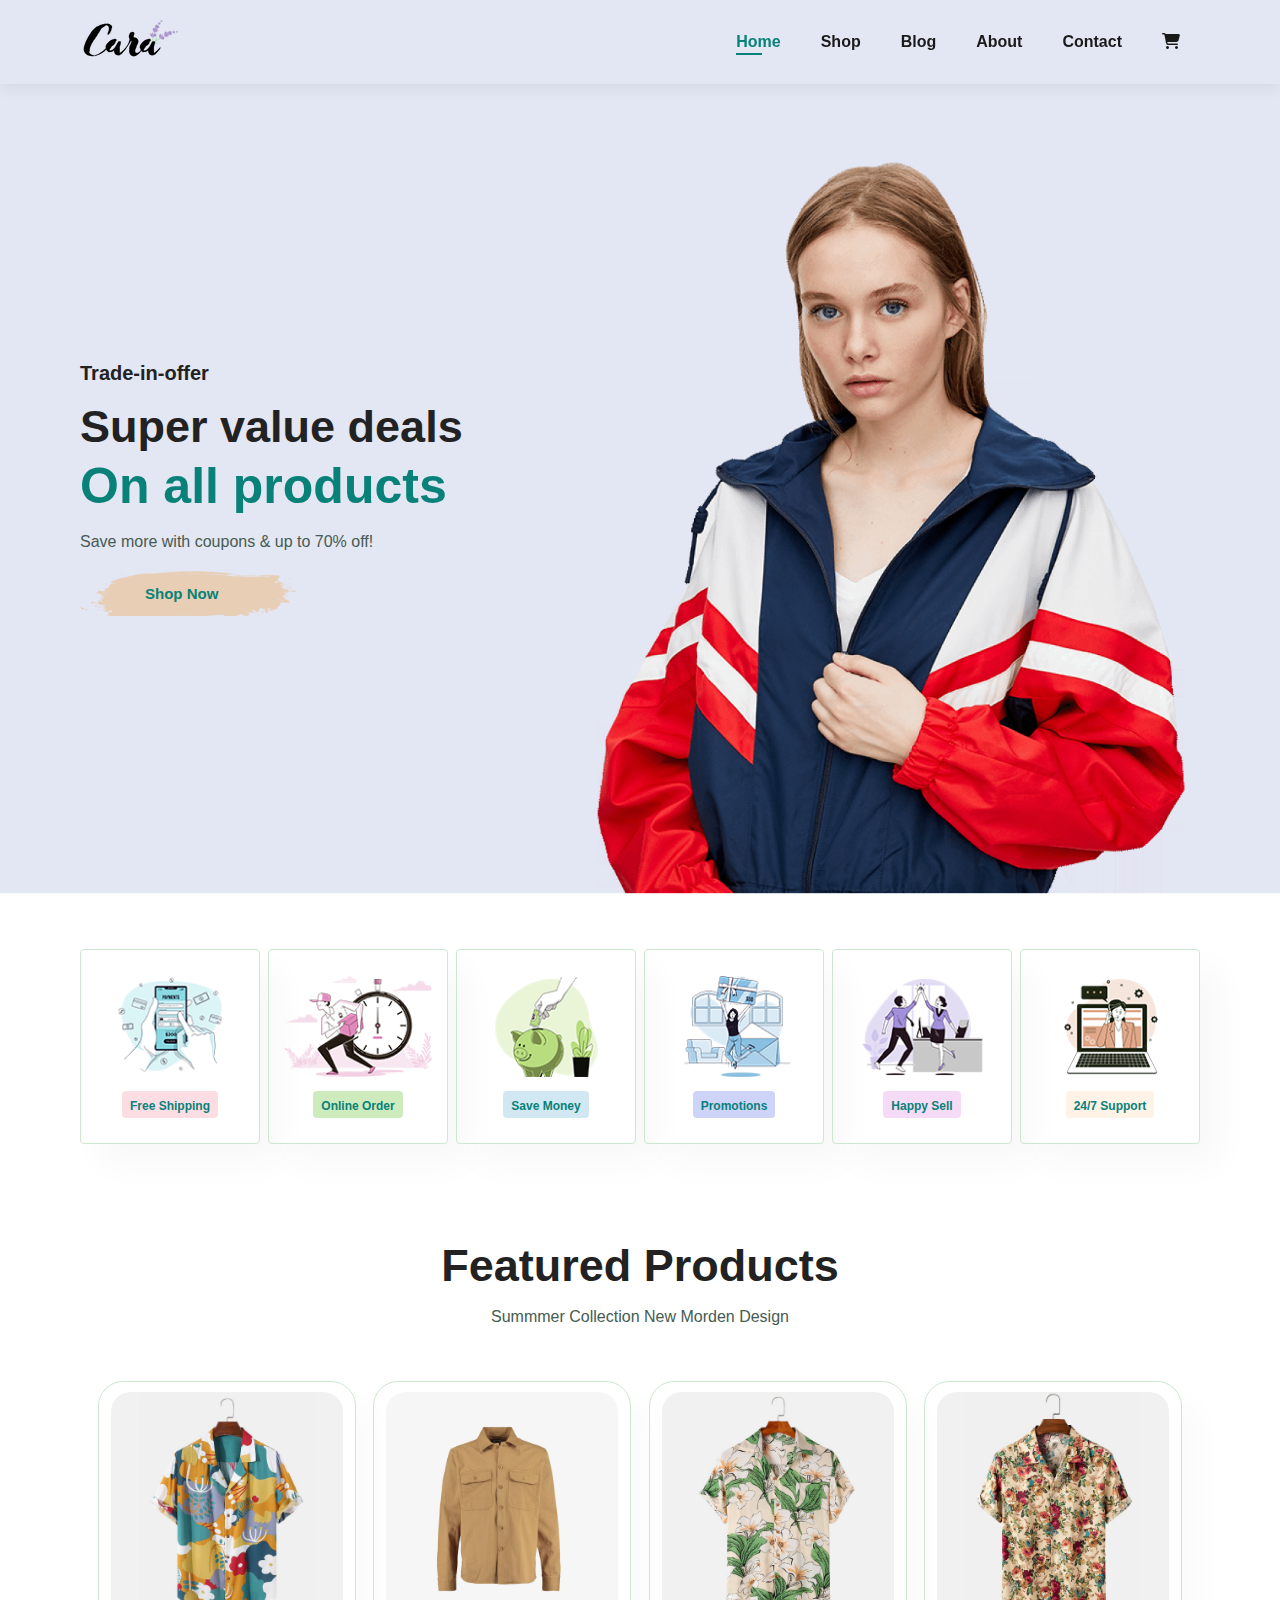
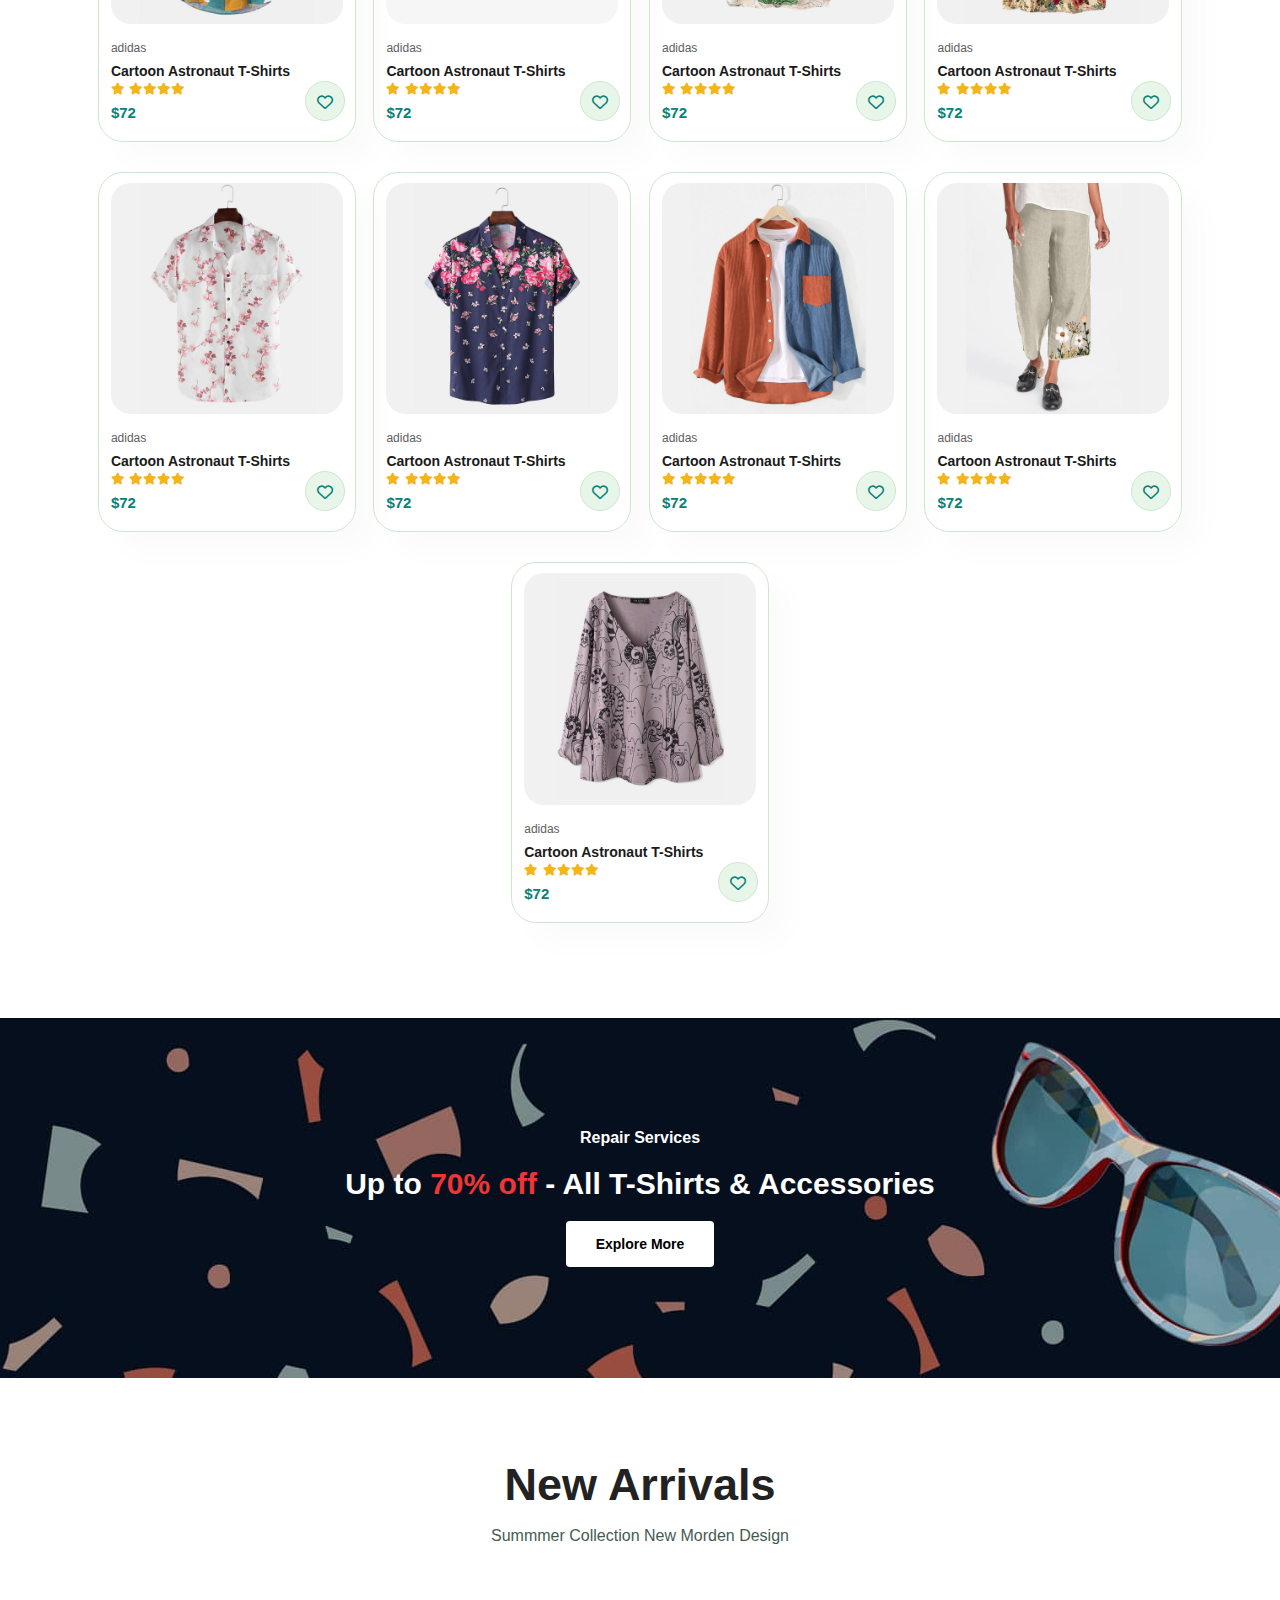
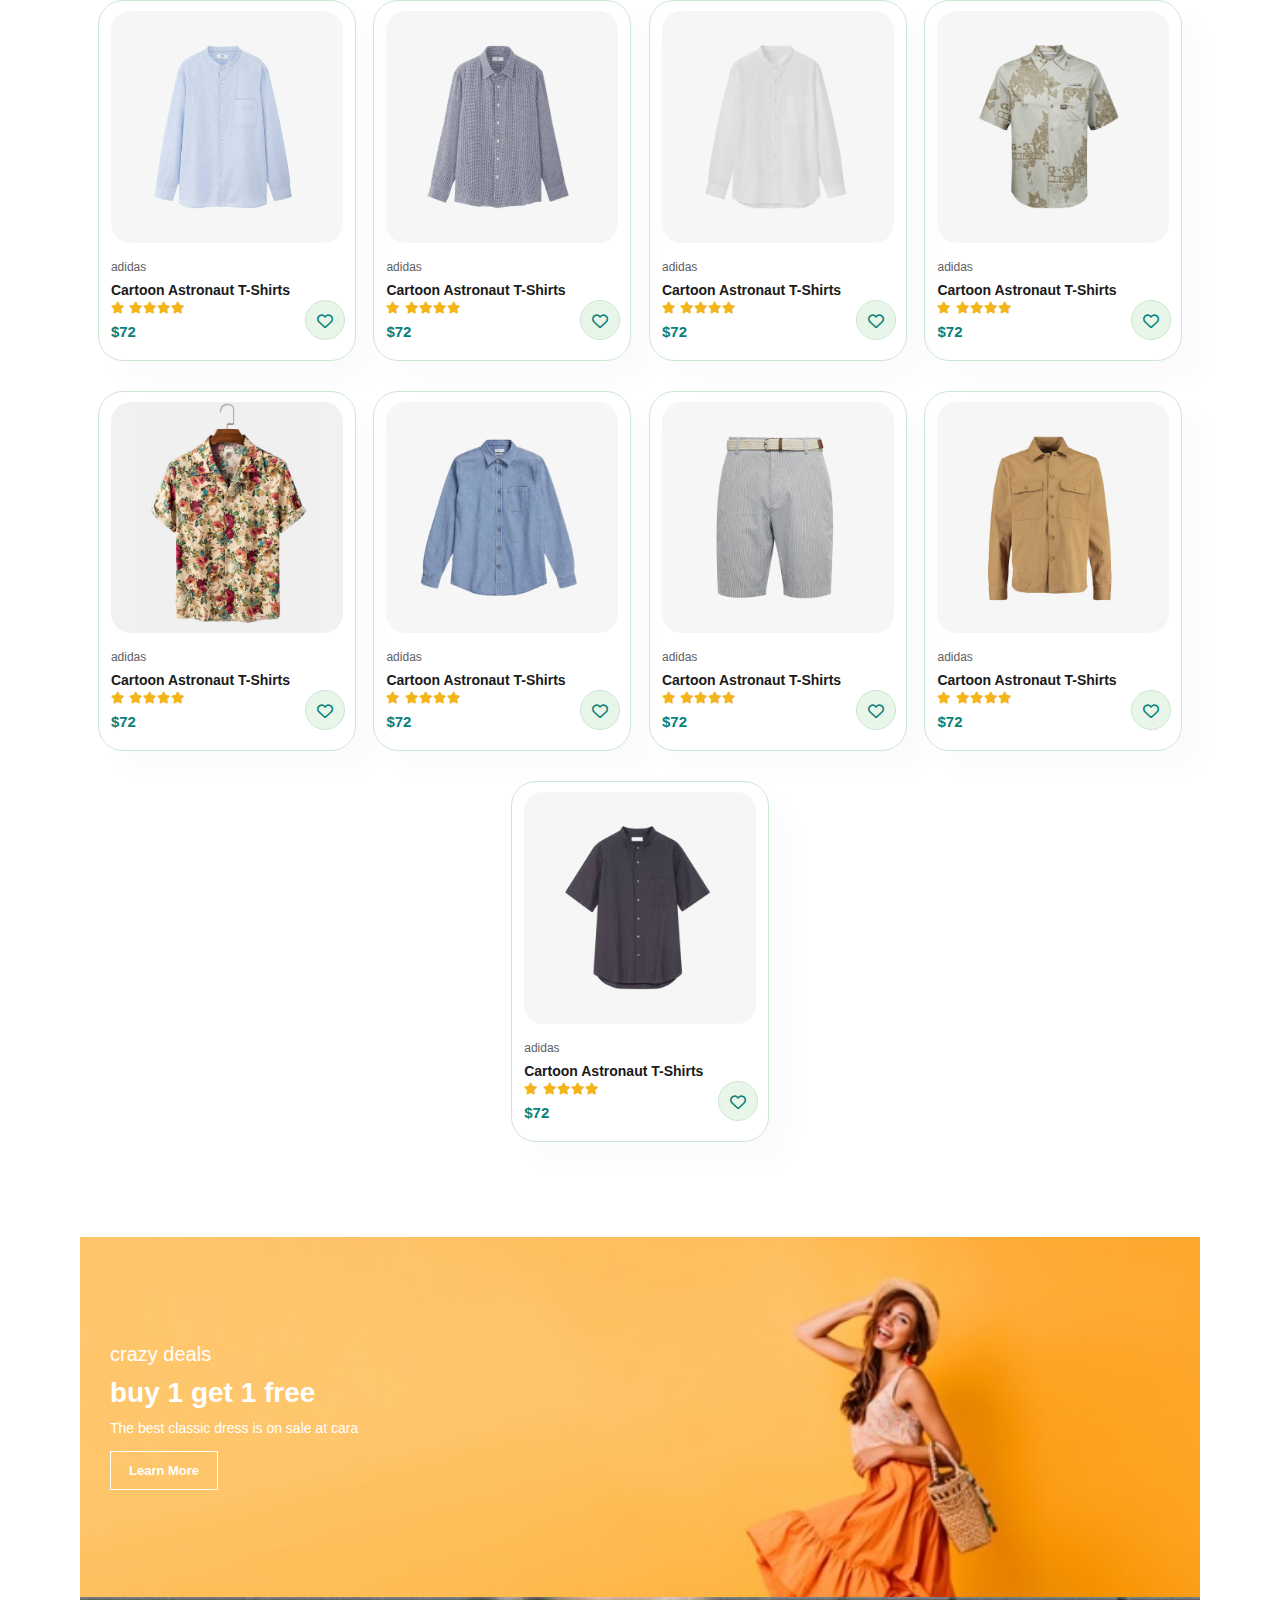
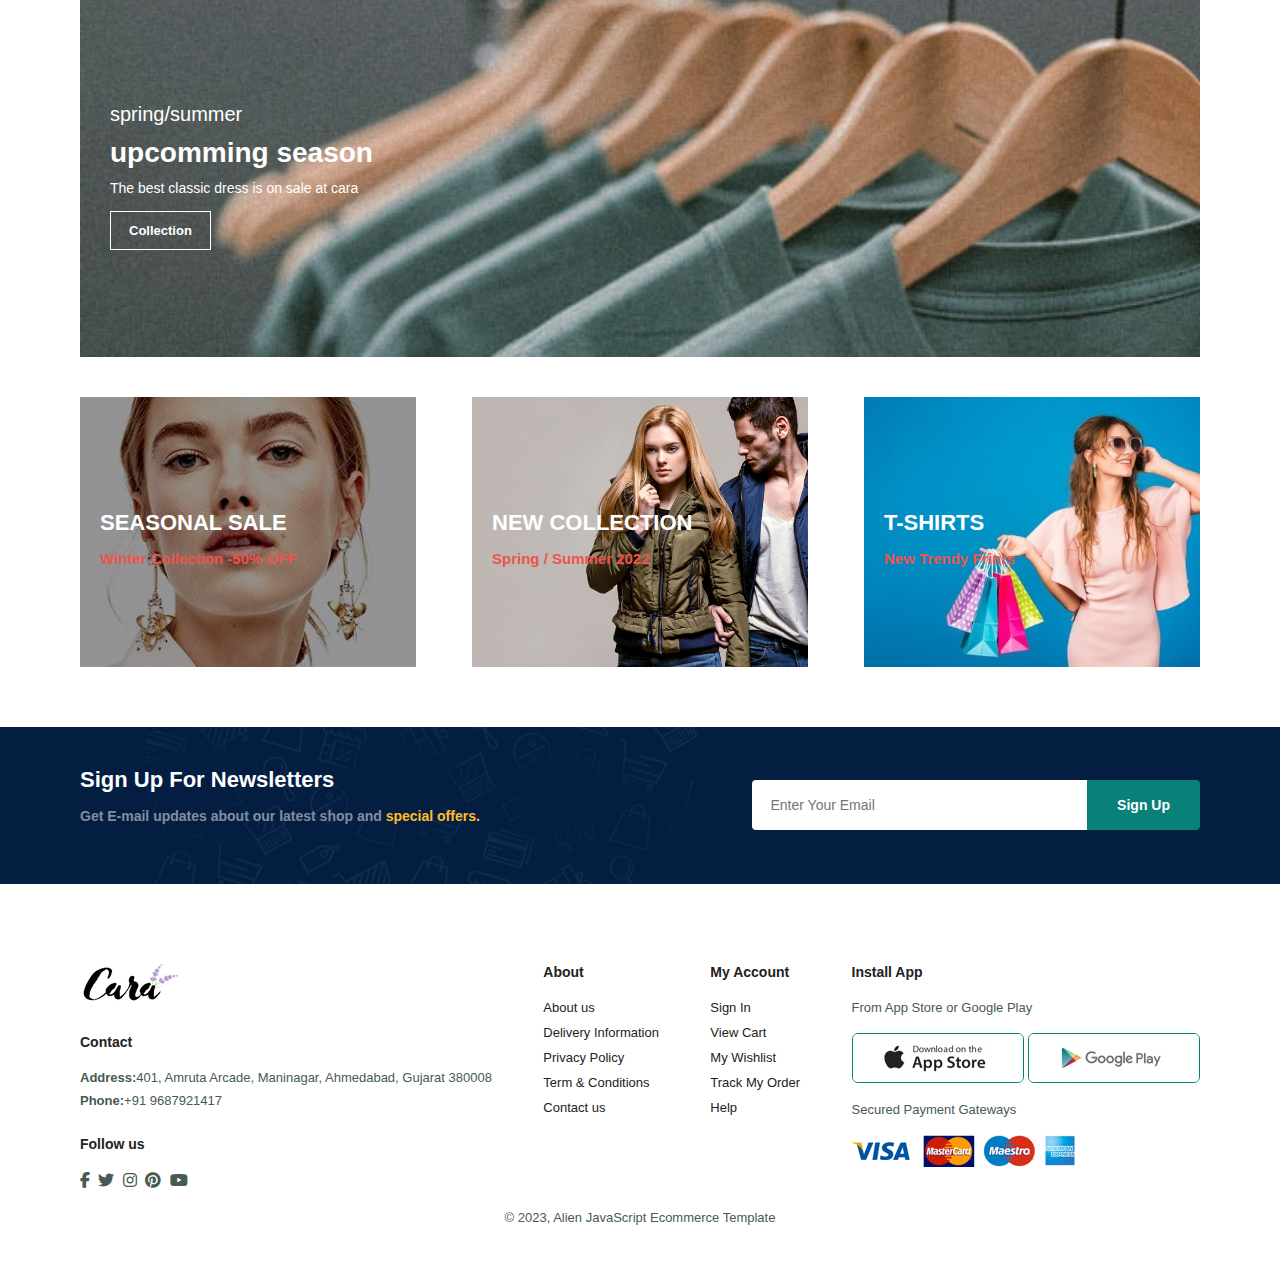
<file: Ecommerce/index.html>
<!DOCTYPE html>
<html lang="en">

<head>
    <meta charset="UTF-8">
    <meta name="viewport" content="width=device-width, initial-scale=1.0">
    <title>Cara</title>
    <link rel="icon" href="img/C logo.png">
    <link rel="stylesheet" href="https://cdnjs.cloudflare.com/ajax/libs/font-awesome/6.4.2/css/all.min.css">
    <link rel="stylesheet" href="style.css">
  
</head>

<body>
    <!-- header -->
    <section id="header">
        <a href="#"><img src="img/logo.png" alt="" class="logo"></a>
        <div>
            <ul id="navbar">
                <li> <a class="active" href="index.html">Home</a></li>
                <li> <a href="shop.html">Shop</a></li>
                <li> <a href="blog.html">Blog</a></li>
                <li> <a href="about.html">About</a></li>
                <li> <a href="contact.html">Contact</a></li>
                <li id="mdbag"> <a href="cart.html"><i class="fa-solid fa-cart-shopping"></i></a></li>
                <a href="#" id="close"><i class="fa-solid fa-xmark"></i></a>
            </ul>
        </div>
        <div id="mob">
            <a href="cart.html"><i class="fa-solid fa-cart-shopping"></i></a>
            <i id="bar" class="fas fa-outdent"></i>
        </div>
    </section>
    <!-- main -->
    <section id="main">
        <h4>Trade-in-offer</h4>
        <h2>Super value deals</h2>
        <h1>On all products</h1>
        <p>Save more with coupons & up to 70% off!</p>
        <button>Shop Now</button>
    </section>
    <!-- second -->
    <section id="second" class="section-p1">
        <div class="box1">
            <img src="img/features/f1.png" alt="">
            <h6>Free Shipping</h6>
        </div>
        <div class="box1">
            <img src="img/features/f2.png" alt="">
            <h6>Online Order</h6>
        </div>
        <div class="box1">
            <img src="img/features/f3.png" alt="">
            <h6>Save Money</h6>
        </div>
        <div class="box1">
            <img src="img/features/f4.png" alt="">
            <h6>Promotions</h6>
        </div>
        <div class="box1">
            <img src="img/features/f5.png" alt="">
            <h6>Happy Sell</h6>
        </div>
        <div class="box1">
            <img src="img/features/f6.png" alt="">
            <h6>24/7 Support</h6>
        </div>
    </section>
    <!-- third -->
    <section id="shop" class="section-p1">
        <h2>Featured Products</h2>
        <p>Summmer Collection New Morden Design</p>
        <div class="pro_co">
            <div class="produ">
                <img src="img/products/f1.jpg" alt="">
                <div class="pro_dis">
                    <span>adidas</span>
                    <h5>Cartoon Astronaut T-Shirts</h5>
                    <div class="star"><i class="fa-solid fa-star"></i>
                        <i class="fa-solid fa-star"></i><i class="fa-solid fa-star"></i><i
                            class="fa-solid fa-star"></i><i class="fa-solid fa-star"></i>
                    </div>
                    <h4>$72</h4>
                </div>
                <a href="#"><i class="fa-solid fa-heart one"></i></a>
            </div>
            <div class="produ">
                <img src="img/products/n7.jpg" alt="">
                <div class="pro_dis">
                    <span>adidas</span>
                    <h5>Cartoon Astronaut T-Shirts</h5>
                    <div class="star"><i class="fa-solid fa-star"></i>
                        <i class="fa-solid fa-star"></i><i class="fa-solid fa-star"></i><i
                            class="fa-solid fa-star"></i><i class="fa-solid fa-star"></i>
                    </div>
                    <h4>$72</h4>
                </div>
                <a href="#"><i class="fa-solid fa-heart one"></i></a>
            </div>
            <div class="produ">
                <img src="img/products/f2.jpg" alt="">
                <div class="pro_dis">
                    <span>adidas</span>
                    <h5>Cartoon Astronaut T-Shirts</h5>
                    <div class="star"><i class="fa-solid fa-star"></i>
                        <i class="fa-solid fa-star"></i><i class="fa-solid fa-star"></i><i
                            class="fa-solid fa-star"></i><i class="fa-solid fa-star"></i>
                    </div>
                    <h4>$72</h4>
                </div>
                <a href="#"><i class="fa-solid fa-heart one"></i></a>
            </div>
            <div class="produ">
                <img src="img/products/f3.jpg" alt="">
                <div class="pro_dis">
                    <span>adidas</span>
                    <h5>Cartoon Astronaut T-Shirts</h5>
                    <div class="star"><i class="fa-solid fa-star"></i>
                        <i class="fa-solid fa-star"></i><i class="fa-solid fa-star"></i><i
                            class="fa-solid fa-star"></i><i class="fa-solid fa-star"></i>
                    </div>
                    <h4>$72</h4>
                </div>
                <a href="#"><i class="fa-solid fa-heart one"></i></a>
            </div>
            <div class="produ">
                <img src="img/products/f4.jpg" alt="">
                <div class="pro_dis">
                    <span>adidas</span>
                    <h5>Cartoon Astronaut T-Shirts</h5>
                    <div class="star"><i class="fa-solid fa-star"></i>
                        <i class="fa-solid fa-star"></i><i class="fa-solid fa-star"></i><i
                            class="fa-solid fa-star"></i><i class="fa-solid fa-star"></i>
                    </div>
                    <h4>$72</h4>
                </div>
                <a href="#"><i class="fa-solid fa-heart one"></i></a>
            </div>
            <div class="produ">
                <img src="img/products/f5.jpg" alt="">
                <div class="pro_dis">
                    <span>adidas</span>
                    <h5>Cartoon Astronaut T-Shirts</h5>
                    <div class="star"><i class="fa-solid fa-star"></i>
                        <i class="fa-solid fa-star"></i><i class="fa-solid fa-star"></i><i
                            class="fa-solid fa-star"></i><i class="fa-solid fa-star"></i>
                    </div>
                    <h4>$72</h4>
                </div>
                <a href="#"><i class="fa-solid fa-heart one"></i></a>
            </div>
            <div class="produ">
                <img src="img/products/f6.jpg" alt="">
                <div class="pro_dis">
                    <span>adidas</span>
                    <h5>Cartoon Astronaut T-Shirts</h5>
                    <div class="star"><i class="fa-solid fa-star"></i>
                        <i class="fa-solid fa-star"></i><i class="fa-solid fa-star"></i><i
                            class="fa-solid fa-star"></i><i class="fa-solid fa-star"></i>
                    </div>
                    <h4>$72</h4>
                </div>
                <a href="#"><i class="fa-solid fa-heart one"></i></a>
            </div>
            <div class="produ">
                <img src="img/products/f7.jpg" alt="">
                <div class="pro_dis">
                    <span>adidas</span>
                    <h5>Cartoon Astronaut T-Shirts</h5>
                    <div class="star"><i class="fa-solid fa-star"></i>
                        <i class="fa-solid fa-star"></i><i class="fa-solid fa-star"></i><i
                            class="fa-solid fa-star"></i><i class="fa-solid fa-star"></i>
                    </div>
                    <h4>$72</h4>
                </div>
                <a href="#"><i class="fa-solid fa-heart one"></i></a>
            </div>
            <div class="produ">
                <img src="img/products/f8.jpg" alt="">
                <div class="pro_dis">
                    <span>adidas</span>
                    <h5>Cartoon Astronaut T-Shirts</h5>
                    <div class="star"><i class="fa-solid fa-star"></i>
                        <i class="fa-solid fa-star"></i><i class="fa-solid fa-star"></i><i
                            class="fa-solid fa-star"></i><i class="fa-solid fa-star"></i>
                    </div>
                    <h4>$72</h4>
                </div>
                <a href="#"><i class="fa-solid fa-heart one"></i></a>
            </div>

        </div>
    </section>
    <!-- fourth -->
    <section id="four" class="section-m1">
        <h4>Repair Services</h4>
        <h2>Up to <span> 70% off </span> - All T-Shirts & Accessories</h2>
        <button class="normal">Explore More</button>
    </section>
    <!-- five  -->
    <section id="shop" class="section-p1">
        <h2>New Arrivals</h2>
        <p>Summmer Collection New Morden Design</p>
        <div class="pro_co">
            <div class="produ">
                <img src="img/products/n1.jpg" alt="">
                <div class="pro_dis">
                    <span>adidas</span>
                    <h5>Cartoon Astronaut T-Shirts</h5>
                    <div class="star"><i class="fa-solid fa-star"></i>
                        <i class="fa-solid fa-star"></i><i class="fa-solid fa-star"></i><i
                            class="fa-solid fa-star"></i><i class="fa-solid fa-star"></i>
                    </div>
                    <h4>$72</h4>
                </div>
                <a href="#"><i class="fa-solid fa-heart one"></i></a>
            </div>
            <div class="produ">
                <img src="img/products/n2.jpg" alt="">
                <div class="pro_dis">
                    <span>adidas</span>
                    <h5>Cartoon Astronaut T-Shirts</h5>
                    <div class="star"><i class="fa-solid fa-star"></i>
                        <i class="fa-solid fa-star"></i><i class="fa-solid fa-star"></i><i
                            class="fa-solid fa-star"></i><i class="fa-solid fa-star"></i>
                    </div>
                    <h4>$72</h4>
                </div>
                <a href="#"><i class="fa-solid fa-heart one"></i></a>
            </div>
            <div class="produ">
                <img src="img/products/n3.jpg" alt="">
                <div class="pro_dis">
                    <span>adidas</span>
                    <h5>Cartoon Astronaut T-Shirts</h5>
                    <div class="star"><i class="fa-solid fa-star"></i>
                        <i class="fa-solid fa-star"></i><i class="fa-solid fa-star"></i><i
                            class="fa-solid fa-star"></i><i class="fa-solid fa-star"></i>
                    </div>
                    <h4>$72</h4>
                </div>
                <a href="#"><i class="fa-solid fa-heart one"></i></a>
            </div>
            <div class="produ">
                <img src="img/products/n4.jpg" alt="">
                <div class="pro_dis">
                    <span>adidas</span>
                    <h5>Cartoon Astronaut T-Shirts</h5>
                    <div class="star"><i class="fa-solid fa-star"></i>
                        <i class="fa-solid fa-star"></i><i class="fa-solid fa-star"></i><i
                            class="fa-solid fa-star"></i><i class="fa-solid fa-star"></i>
                    </div>
                    <h4>$72</h4>
                </div>
                <a href="#"><i class="fa-solid fa-heart one"></i></a>
            </div>
            <div class="produ">
                <img src="img/products/f3.jpg" alt="">
                <div class="pro_dis">
                    <span>adidas</span>
                    <h5>Cartoon Astronaut T-Shirts</h5>
                    <div class="star"><i class="fa-solid fa-star"></i>
                        <i class="fa-solid fa-star"></i><i class="fa-solid fa-star"></i><i
                            class="fa-solid fa-star"></i><i class="fa-solid fa-star"></i>
                    </div>
                    <h4>$72</h4>
                </div>
                <a href="#"><i class="fa-solid fa-heart one"></i></a>
            </div>
            <div class="produ">
                <img src="img/products/n5.jpg" alt="">
                <div class="pro_dis">
                    <span>adidas</span>
                    <h5>Cartoon Astronaut T-Shirts</h5>
                    <div class="star"><i class="fa-solid fa-star"></i>
                        <i class="fa-solid fa-star"></i><i class="fa-solid fa-star"></i><i
                            class="fa-solid fa-star"></i><i class="fa-solid fa-star"></i>
                    </div>
                    <h4>$72</h4>
                </div>
                <a href="#"><i class="fa-solid fa-heart one"></i></a>
            </div>
            <div class="produ">
                <img src="img/products/n6.jpg" alt="">
                <div class="pro_dis">
                    <span>adidas</span>
                    <h5>Cartoon Astronaut T-Shirts</h5>
                    <div class="star"><i class="fa-solid fa-star"></i>
                        <i class="fa-solid fa-star"></i><i class="fa-solid fa-star"></i><i
                            class="fa-solid fa-star"></i><i class="fa-solid fa-star"></i>
                    </div>
                    <h4>$72</h4>
                </div>
                <a href="#"><i class="fa-solid fa-heart one"></i></a>
            </div>
            <div class="produ">
                <img src="img/products/n7.jpg" alt="">
                <div class="pro_dis">
                    <span>adidas</span>
                    <h5>Cartoon Astronaut T-Shirts</h5>
                    <div class="star"><i class="fa-solid fa-star"></i>
                        <i class="fa-solid fa-star"></i><i class="fa-solid fa-star"></i><i
                            class="fa-solid fa-star"></i><i class="fa-solid fa-star"></i>
                    </div>
                    <h4>$72</h4>
                </div>
                <a href="#"><i class="fa-solid fa-heart one"></i></a>
            </div>
            <div class="produ">
                <img src="img/products/n8.jpg" alt="">
                <div class="pro_dis">
                    <span>adidas</span>
                    <h5>Cartoon Astronaut T-Shirts</h5>
                    <div class="star"><i class="fa-solid fa-star"></i>
                        <i class="fa-solid fa-star"></i><i class="fa-solid fa-star"></i><i
                            class="fa-solid fa-star"></i><i class="fa-solid fa-star"></i>
                    </div>
                    <h4>$72</h4>
                </div>
                <a href="#"><i class="fa-solid fa-heart one"></i></a>
            </div>

        </div>
    </section>
    <!-- six -->
    <section id="subshop" class="section-p1">
        <div class="banbox">
            <h4>crazy deals</h4>
            <h2>buy 1 get 1 free</h2>
            <span>The best classic dress is on sale at cara </span>
            <button class="white">Learn More</button>
        </div>
        <div class="banbox box2">
            <h4>spring/summer</h4>
            <h2>upcomming season</h2>
            <span>The best classic dress is on sale at cara </span>
            <button class="white">Collection</button>
        </div>
    </section>
    <!-- seven -->
    <section id="seven">
        <div class="banbox">
            <h2>SEASONAL SALE</h2>
            <h3>Winter Collection -50% OFF</h3>
        </div>
        <div class="banbox banbox2">
            <h2>NEW COLLECTION</h2>
            <h3>Spring / Summer 2022</h3>
        </div>
        <div class="banbox banbox3">
            <h2>T-SHIRTS</h2>
            <h3>New Trendy Prints</h3>
        </div>
    </section>
    <!-- eight -->
    <section id="eight" class="section-p1 section-m1">
        <div class="e1">
            <h4>Sign Up For Newsletters</h4>
            <p>Get E-mail updates about our latest shop and <span>special offers.</span> </p>
        </div>
        <div class="e2">
            <input type="text" name="" id="" placeholder="Enter Your Email">
            <button class="normal">Sign Up</button>
        </div>
    </section>
    <footer class="section-p1">
        <div class="col">
            <img class="logo" src="img/logo.png" alt="">
            <h4>Contact</h4>
            <p><strong>Address:</strong>401, Amruta Arcade, Maninagar, Ahmedabad, Gujarat 380008</p>
            <p><strong>Phone:</strong>+91 9687921417 </p>
            <div class="follfoot">
                <h4>Follow us</h4>
                <div class="icon">
                    <i class="fa-brands fa-facebook-f"></i>
                    <i class="fa-brands fa-twitter"></i>
                    <i class="fa-brands fa-instagram"></i>
                    <i class="fa-brands fa-pinterest"></i>
                    <i class="fa-brands fa-youtube"></i>
                </div>
            </div>
        </div>
        <div class="col">
            <h4>About </h4>
            <a href="#">About us</a>
            <a href="#">Delivery Information</a>
            <a href="#">Privacy Policy</a>
            <a href="#">Term & Conditions</a>
            <a href="#">Contact us</a>
        </div>
        <div class="col">
            <h4>My Account</h4>
            <a href="#">Sign In</a>
            <a href="#">View Cart</a>
            <a href="#">My Wishlist</a>
            <a href="#">Track My Order</a>
            <a href="#">Help</a>
        </div>
        <div class="col install">
            <h4>Install App</h4>
            <p>From App Store or Google Play</p>
            <div class="row">
                <img src="img/pay/app.jpg" alt="">
                <img src="img/pay/play.jpg" alt="">
            </div>
            <p>Secured Payment Gateways</p>
            <img src="img/pay/pay.png" alt="">
        </div>
        <div class="copyright">
            <p>&copy; 2023, Alien JavaScript Ecommerce Template </p>
        </div>
    </footer>
</body>

</html>
<script src="script.js"></script>
</file>
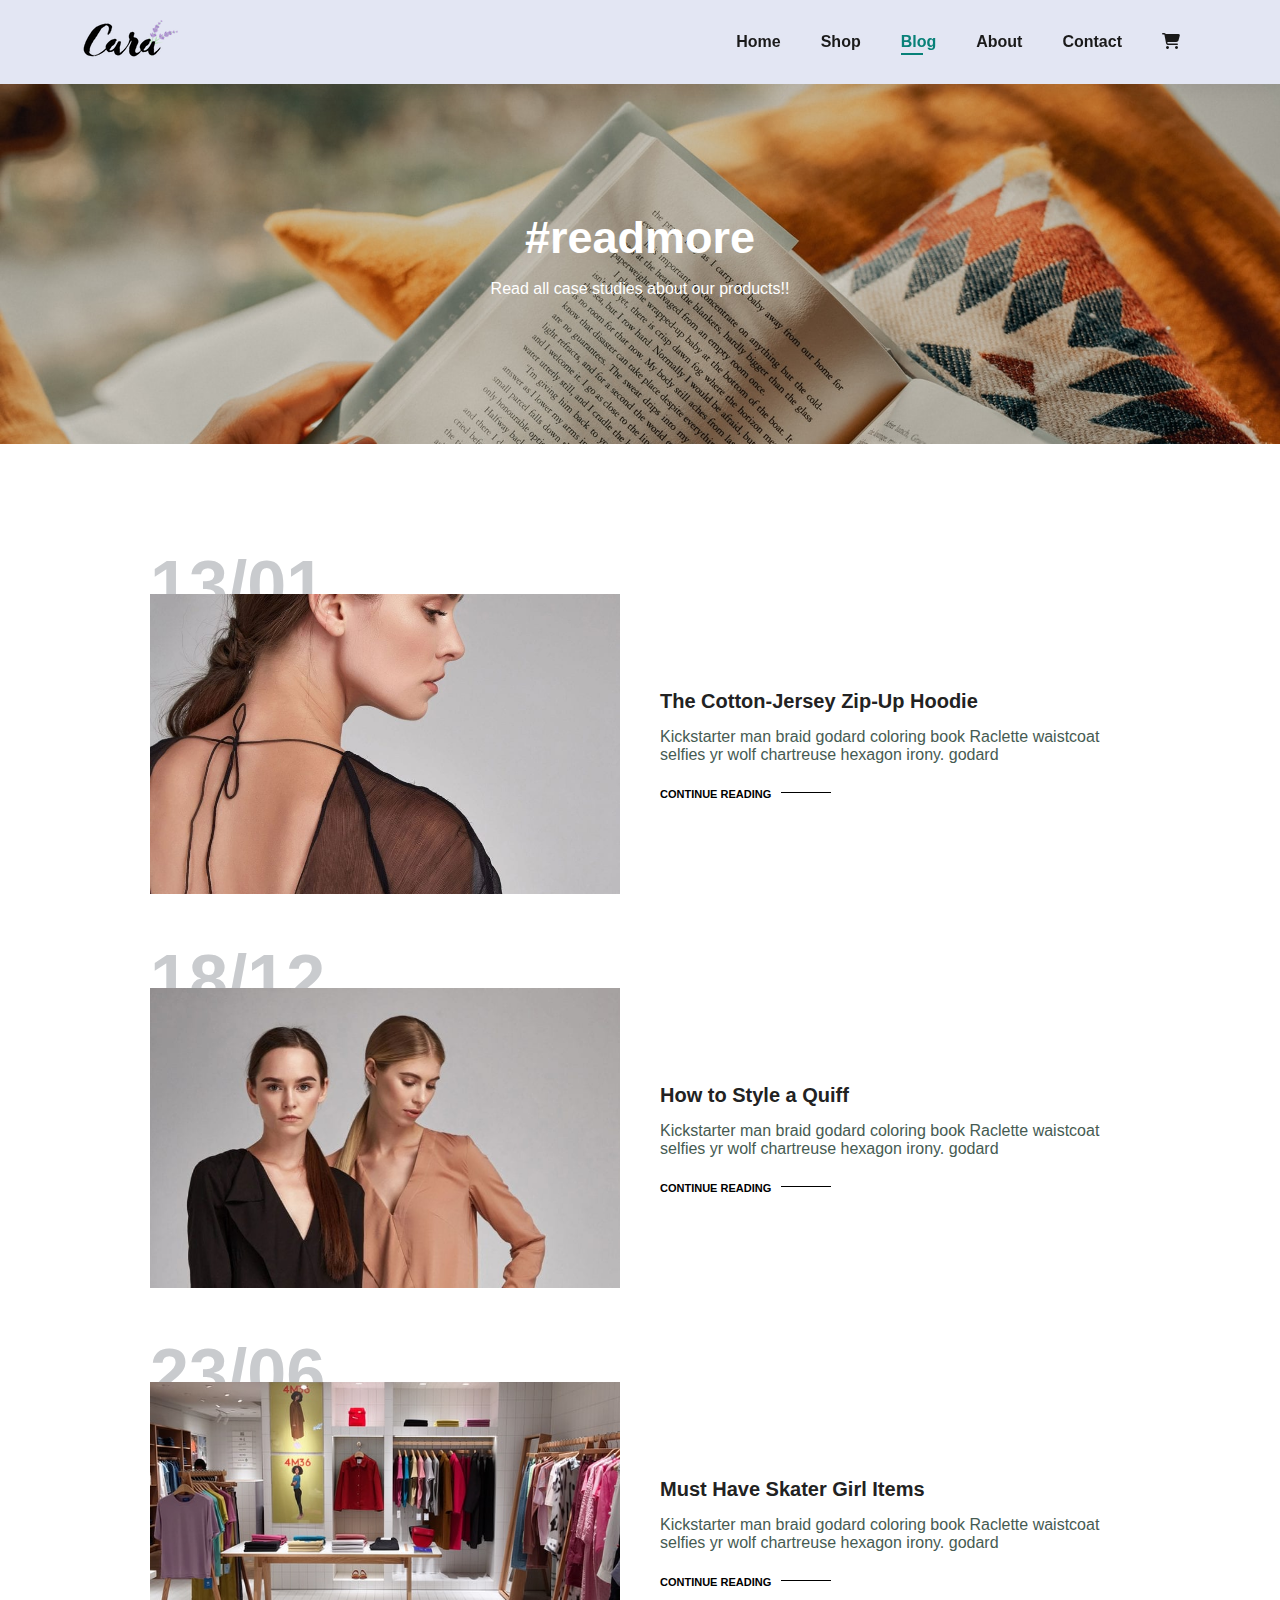
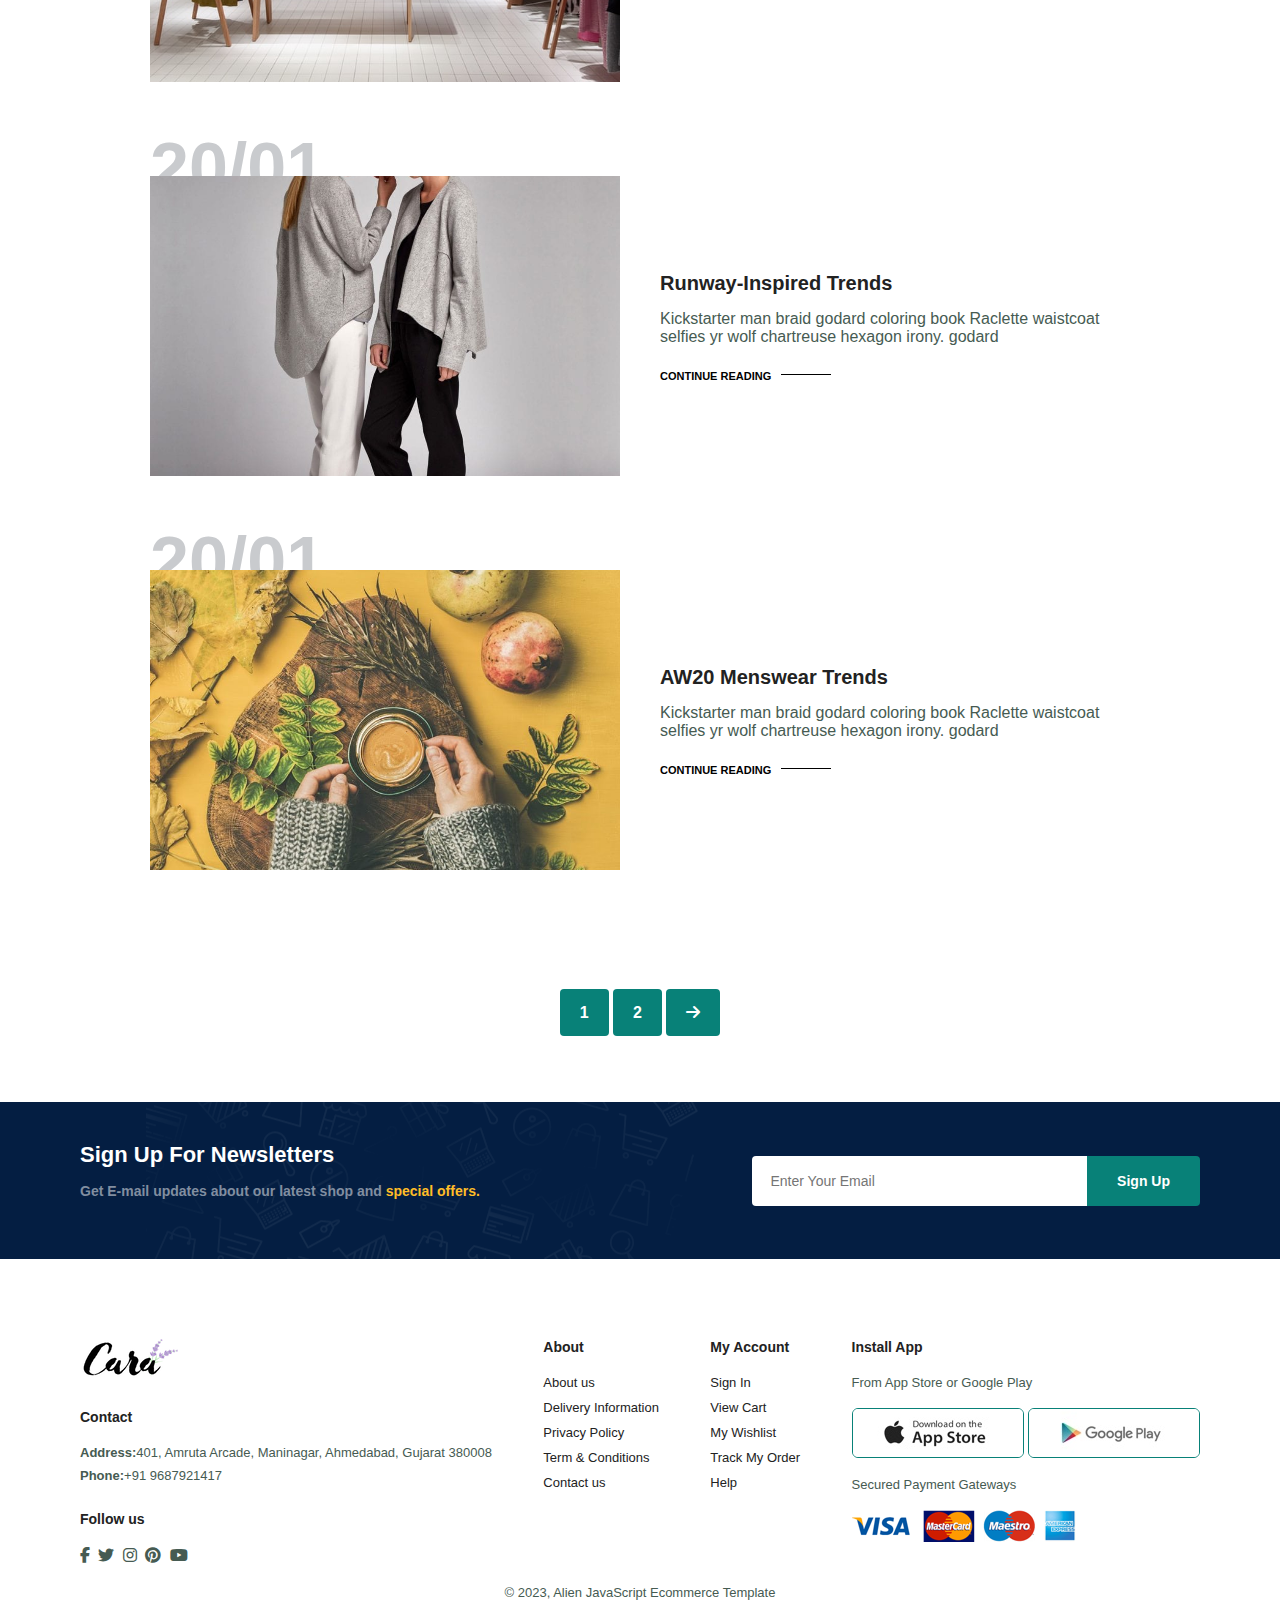
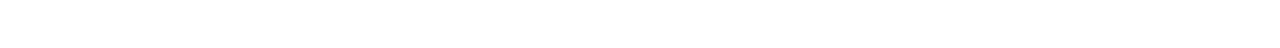
<file: Ecommerce/blog.html>
<!DOCTYPE html>
<html lang="en">

<head>
    <meta charset="UTF-8">
    <meta name="viewport" content="width=device-width, initial-scale=1.0">
    <title>Cara</title>
    <link rel="icon" href="img/C logo.png">
    <link rel="stylesheet" href="https://cdnjs.cloudflare.com/ajax/libs/font-awesome/6.4.2/css/all.min.css">
    <link rel="stylesheet" href="style.css">
</head>

<body>
    <!-- header -->
    <section id="header">
        <a href="#"><img src="img/logo.png" alt="" class="logo"></a>
        <div>
            <ul id="navbar">
                <li> <a href="index.html">Home</a></li>
                <li> <a href="shop.html">Shop</a></li>
                <li> <a class="active" href="blog.html">Blog</a></li>
                <li> <a href="about.html">About</a></li>
                <li> <a href="contact.html">Contact</a></li>
                <li id="mdbag"> <a href="cart.html"><i class="fa-solid fa-cart-shopping"></i></a></li>
                <a href="#" id="close"><i class="fa-solid fa-xmark"></i></a>
            </ul>
        </div>
        <div id="mob">
            <a href="cart.html"><i class="fa-solid fa-cart-shopping"></i></a>
            <i id="bar" class="fas fa-outdent"></i>
        </div>
    </section>
    <!-- main -->
    <section id="page-header" class="blog-header">

        <h2>#readmore</h2>
        <p>Read all case studies about our products!!</p>
    </section>

    <section id="blog">
        <div class="blog-box">
            <div class="blog-img">
                <img src="img/blog/b1.jpg" alt="">
            </div>
            <div class="blog-detalis">
                <h4>The Cotton-Jersey Zip-Up Hoodie</h4>
                <p>Kickstarter man braid godard coloring book Raclette waistcoat selfies yr wolf chartreuse hexagon
                    irony. godard</p>
                <a href="#">CONTINUE READING</a>
            </div>
            <h1>13/01</h1>
        </div>
        <div class="blog-box">
            <div class="blog-img">
                <img src="img/blog/b2.jpg" alt="">
            </div>
            <div class="blog-detalis">
                <h4>How to Style a Quiff</h4>
                <p>Kickstarter man braid godard coloring book Raclette waistcoat selfies yr wolf chartreuse hexagon
                    irony. godard</p>
                <a href="#">CONTINUE READING</a>
            </div>
            <h1>18/12</h1>
        </div>
        <div class="blog-box">
            <div class="blog-img">
                <img src="img/blog/b3.jpg" alt="">
            </div>
            <div class="blog-detalis">
                <h4>Must Have Skater Girl Items</h4>
                <p>Kickstarter man braid godard coloring book Raclette waistcoat selfies yr wolf chartreuse hexagon
                    irony. godard</p>
                <a href="#">CONTINUE READING</a>
            </div>
            <h1>23/06</h1>
        </div>
        <div class="blog-box">
            <div class="blog-img">
                <img src="img/blog/b4.jpg" alt="">
            </div>
            <div class="blog-detalis">
                <h4>Runway-Inspired Trends</h4>
                <p>Kickstarter man braid godard coloring book Raclette waistcoat selfies yr wolf chartreuse hexagon
                    irony. godard</p>
                <a href="#">CONTINUE READING</a>
            </div>
            <h1>20/01</h1>
        </div>
        <div class="blog-box">
            <div class="blog-img">
                <img src="img/blog/b6.jpg" alt="">
            </div>
            <div class="blog-detalis">
                <h4>AW20 Menswear Trends</h4>
                <p>Kickstarter man braid godard coloring book Raclette waistcoat selfies yr wolf chartreuse hexagon
                    irony. godard</p>
                <a href="#">CONTINUE READING</a>
            </div>
            <h1>20/01</h1>
        </div>
    </section>
    <section id="pagination" class="section-p1">
        <a href="#">1</a>
        <a href="#">2</a>
        <a href="#"> <i class="fa fa-solid fa-arrow-right "></i></a>
    </section>
    <!-- eight -->
    <section id="eight" class="section-p1 section-m1">
        <div class="e1">
            <h4>Sign Up For Newsletters</h4>
            <p>Get E-mail updates about our latest shop and <span>special offers.</span> </p>
        </div>
        <div class="e2">
            <input type="text" name="" id="" placeholder="Enter Your Email">
            <button class="normal">Sign Up</button>
        </div>
    </section>
    <footer class="section-p1">
        <div class="col">
            <img class="logo" src="img/logo.png" alt="">
            <h4>Contact</h4>
            <p><strong>Address:</strong>401, Amruta Arcade, Maninagar, Ahmedabad, Gujarat 380008</p>
            <p><strong>Phone:</strong>+91 9687921417 </p>
            <div class="follfoot">
                <h4>Follow us</h4>
                <div class="icon">
                    <i class="fa-brands fa-facebook-f"></i>
                    <i class="fa-brands fa-twitter"></i>
                    <i class="fa-brands fa-instagram"></i>
                    <i class="fa-brands fa-pinterest"></i>
                    <i class="fa-brands fa-youtube"></i>
                </div>
            </div>
        </div>
        <div class="col">
            <h4>About </h4>
            <a href="#">About us</a>
            <a href="#">Delivery Information</a>
            <a href="#">Privacy Policy</a>
            <a href="#">Term & Conditions</a>
            <a href="#">Contact us</a>
        </div>
        <div class="col">
            <h4>My Account</h4>
            <a href="#">Sign In</a>
            <a href="#">View Cart</a>
            <a href="#">My Wishlist</a>
            <a href="#">Track My Order</a>
            <a href="#">Help</a>
        </div>
        <div class="col install">
            <h4>Install App</h4>
            <p>From App Store or Google Play</p>
            <div class="row">
                <img src="img/pay/app.jpg" alt="">
                <img src="img/pay/play.jpg" alt="">
            </div>
            <p>Secured Payment Gateways</p>
            <img src="img/pay/pay.png" alt="">
        </div>
        <div class="copyright">
            <p>&copy; 2023, Alien JavaScript Ecommerce Template </p>
        </div>
    </footer>
</body>

</html>
<script src="script.js"></script>
</file>
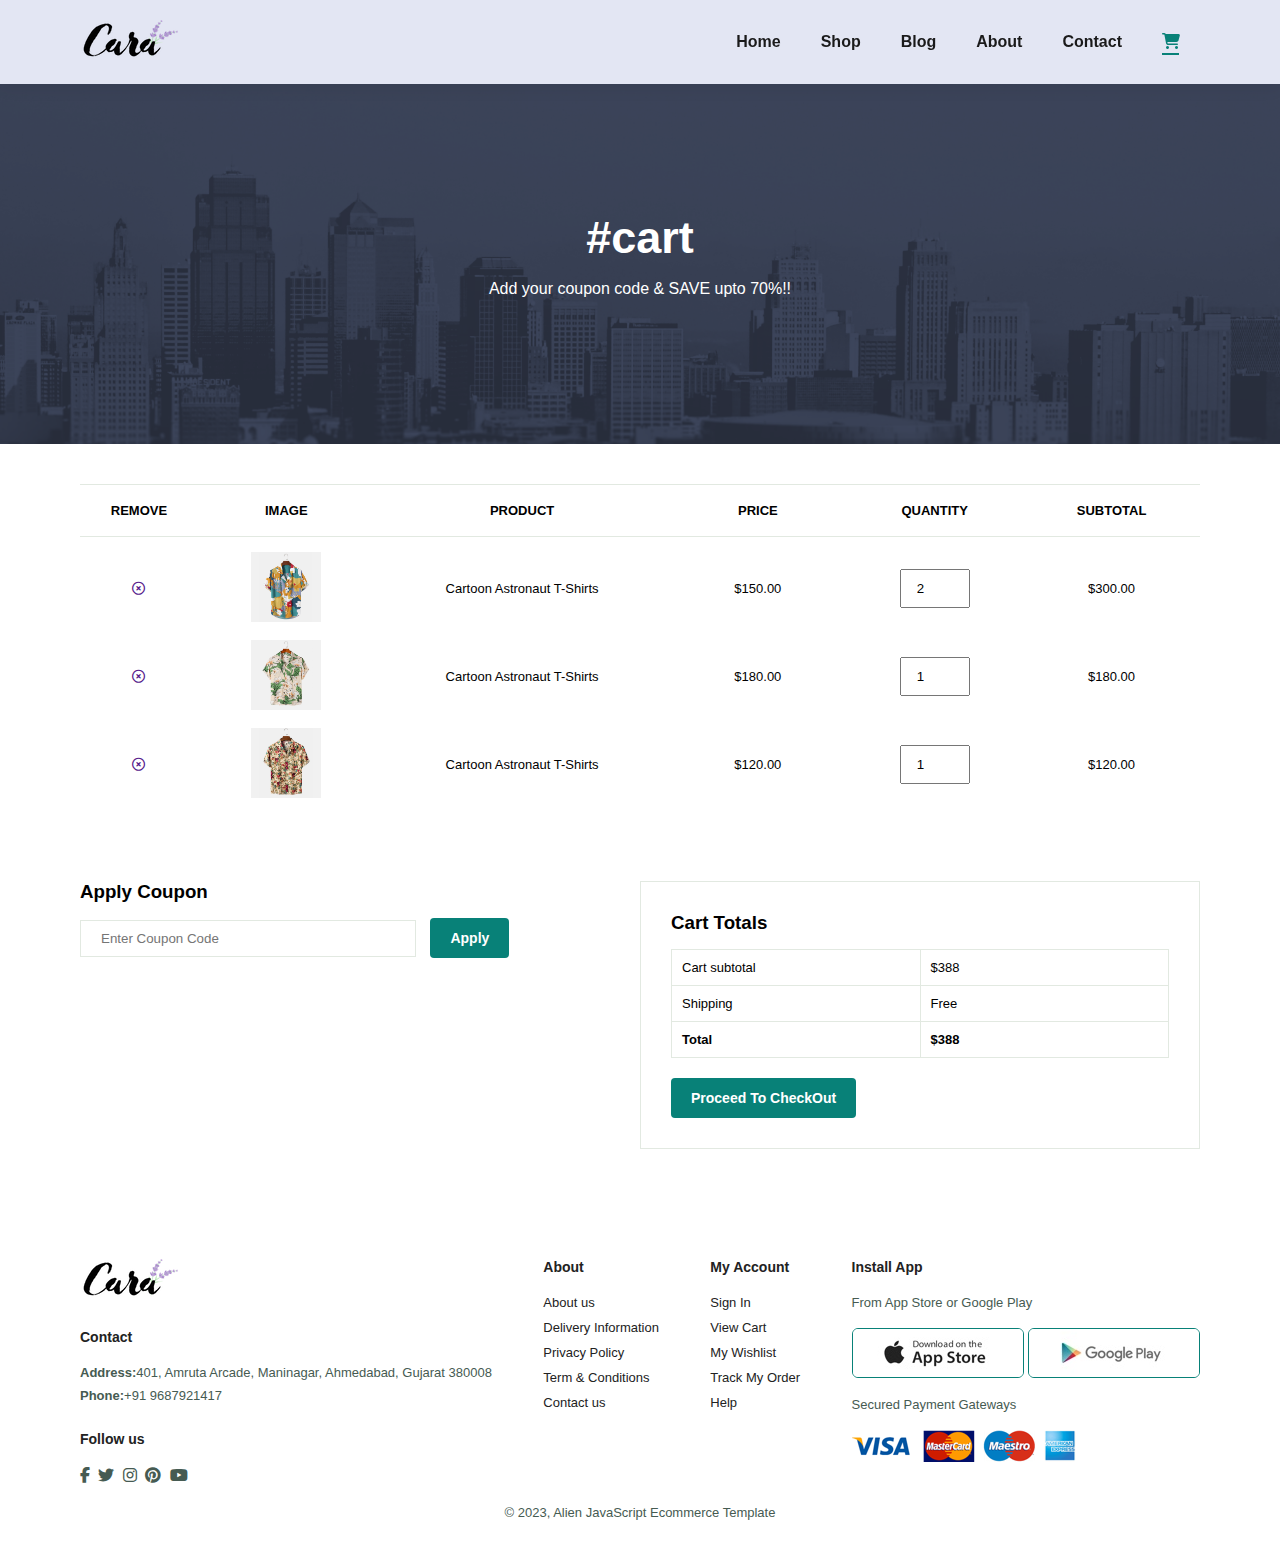
<file: Ecommerce/cart.html>
<!DOCTYPE html>
<html lang="en">

<head>
    <meta charset="UTF-8">
    <meta name="viewport" content="width=device-width, initial-scale=1.0">
    <title>Cara</title>
    <link rel="icon" href="img/C logo.png">
    <link rel="stylesheet" href="https://cdnjs.cloudflare.com/ajax/libs/font-awesome/6.4.2/css/all.min.css">
    <link rel="stylesheet" href="style.css">
</head>

<body>
    <!-- header -->
    <section id="header">
        <a href="#"><img src="img/logo.png" alt="" class="logo"></a>
        <div>
            <ul id="navbar">
                <li> <a href="index.html">Home</a></li>
                <li> <a href="shop.html">Shop</a></li>
                <li> <a href="blog.html">Blog</a></li>
                <li> <a href="about.html">About</a></li>
                <li> <a href="contact.html">Contact</a></li>
                <li id="mdbag"> <a class="active" href="cart.html"><i class="fa-solid fa-cart-shopping"></i></a></li>
                <a href="#" id="close"><i class="fa-solid fa-xmark"></i></a>
            </ul>
        </div>
        <div id="mob">
            <a href="cart.html"><i class="fa-solid fa-cart-shopping"></i></a>
            <i id="bar" class="fas fa-outdent"></i>
        </div>
    </section>
    <!-- main -->
    <section id="page-header" class="about-header">

        <h2>#cart</h2>
        <p>Add your coupon code & SAVE upto 70%!! </p>
    </section>
    <section id="cart" class="section-p1">
        <table width="100%">
            <thead>
                <tr>
                    <td>Remove</td>
                    <td>Image</td>
                    <td>Product</td>
                    <td>Price</td>
                    <td>Quantity</td>
                    <td>Subtotal</td>
                </tr>
            <tbody>
                <tr>
                    <td><a href=""><i class="far fa-times-circle"></i></a></td>
                    <td><img src="img/products/f1.jpg" alt=""></td>
                    <td>Cartoon Astronaut T-Shirts</td>
                    <td>$150.00</td>
                    <td><input type="number" name="" id="" value="2"></td>
                    <td>$300.00</td>
                </tr>
            </tbody>
            <tr>
                <td><a href=""><i class="far fa-times-circle"></i></a></td>
                <td><img src="img/products/f2.jpg" alt=""></td>
                <td>Cartoon Astronaut T-Shirts</td>
                <td>$180.00</td>
                <td><input type="number" name="" id="" value="1"></td>
                <td>$180.00</td>
            </tr>
            </tbody>
            <tr>
                <td><a href=""><i class="far fa-times-circle"></i></a></td>
                <td><img src="img/products/f3.jpg" alt=""></td>
                <td>Cartoon Astronaut T-Shirts</td>
                <td>$120.00</td>
                <td><input type="number" name="" id="" value="1"></td>
                <td>$120.00</td>
            </tr>
            </tbody>
            </thead>
        </table>
    </section>
    <section id="cart-add" class="section-p1">
        <div id="coupon">
            <h3>Apply Coupon</h3>
            <div>
                <input type="text" name="" id="" placeholder="Enter Coupon Code">
                <button class="normal">Apply</button>
            </div>
        </div>
        <div id="subtotal">
            <h3>Cart Totals</h3>
            <table>
                <tr>
                    <td>Cart subtotal</td>
                    <td>$388</td>
                </tr>
                <tr>
                    <td>Shipping</td>
                    <td>Free</td>
                </tr>
                <tr>
                    <td><strong>Total</strong></td>
                    <td><strong>$388</strong></td>
                </tr>
            </table>
            <button class="normal">Proceed To CheckOut</button>
        </div>
    </section>
    <footer class="section-p1">
        <div class="col">
            <img class="logo" src="img/logo.png" alt="">
            <h4>Contact</h4>
            <p><strong>Address:</strong>401, Amruta Arcade, Maninagar, Ahmedabad, Gujarat 380008</p>
            <p><strong>Phone:</strong>+91 9687921417 </p>
            <div class="follfoot">
                <h4>Follow us</h4>
                <div class="icon">
                    <i class="fa-brands fa-facebook-f"></i>
                    <i class="fa-brands fa-twitter"></i>
                    <i class="fa-brands fa-instagram"></i>
                    <i class="fa-brands fa-pinterest"></i>
                    <i class="fa-brands fa-youtube"></i>
                </div>
            </div>
        </div>
        <div class="col">
            <h4>About </h4>
            <a href="#">About us</a>
            <a href="#">Delivery Information</a>
            <a href="#">Privacy Policy</a>
            <a href="#">Term & Conditions</a>
            <a href="#">Contact us</a>
        </div>
        <div class="col">
            <h4>My Account</h4>
            <a href="#">Sign In</a>
            <a href="#">View Cart</a>
            <a href="#">My Wishlist</a>
            <a href="#">Track My Order</a>
            <a href="#">Help</a>
        </div>
        <div class="col install">
            <h4>Install App</h4>
            <p>From App Store or Google Play</p>
            <div class="row">
                <img src="img/pay/app.jpg" alt="">
                <img src="img/pay/play.jpg" alt="">
            </div>
            <p>Secured Payment Gateways</p>
            <img src="img/pay/pay.png" alt="">
        </div>
        <div class="copyright">
            <p>&copy; 2023, Alien JavaScript Ecommerce Template </p>
        </div>
    </footer>
</body>

</html>
<script src="script.js"></script>
</file>
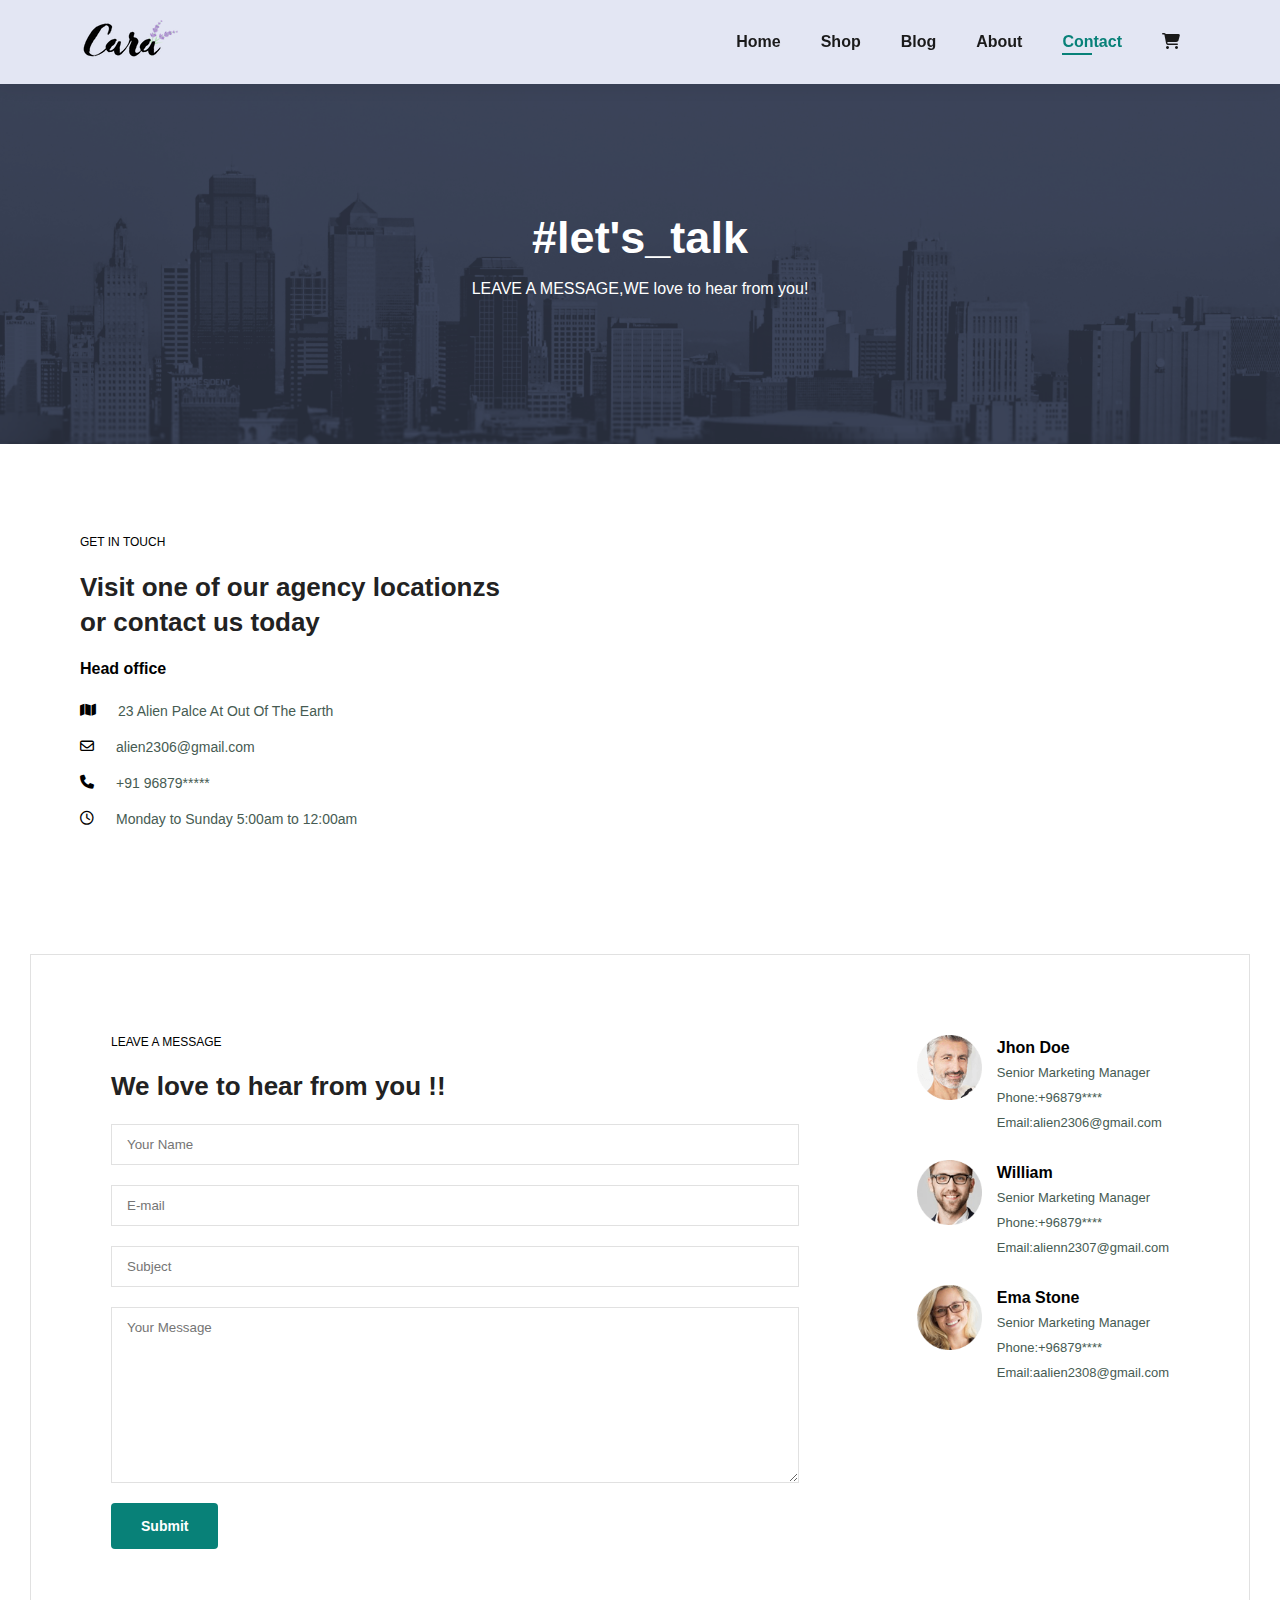
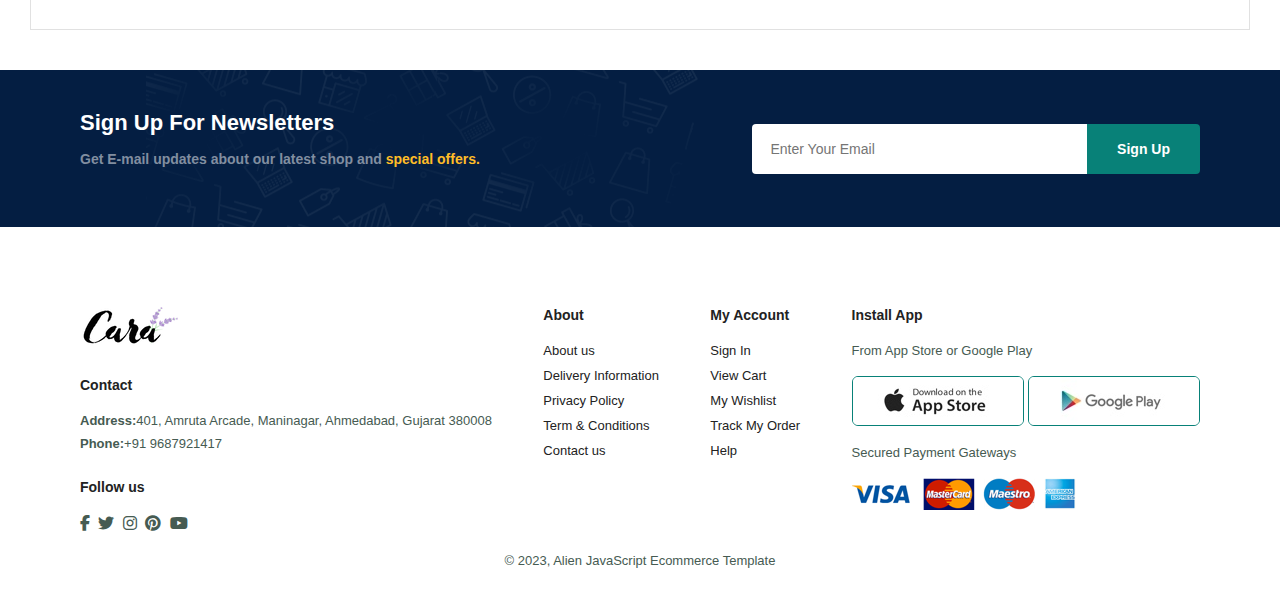
<file: Ecommerce/contact.html>
<!DOCTYPE html>
<html lang="en">

<head>
    <meta charset="UTF-8">
    <meta name="viewport" content="width=device-width, initial-scale=1.0">
    <title>Cara</title>
    <link rel="icon" href="img/C logo.png">
    <link rel="stylesheet" href="https://cdnjs.cloudflare.com/ajax/libs/font-awesome/6.4.2/css/all.min.css">
    <link rel="stylesheet" href="style.css">
</head>

<body>
    <!-- header -->
    <section id="header">
        <a href="#"><img src="img/logo.png" alt="" class="logo"></a>
        <div>
            <ul id="navbar">
                <li> <a href="index.html">Home</a></li>
                <li> <a href="shop.html">Shop</a></li>
                <li> <a href="blog.html">Blog</a></li>
                <li> <a href="about.html">About</a></li>
                <li> <a class="active" href="contact.html">Contact</a></li>
                <li id="mdbag"> <a href="cart.html"><i class="fa-solid fa-cart-shopping"></i></a></li>
                <a href="#" id="close"><i class="fa-solid fa-xmark"></i></a>
            </ul>
        </div>
        <div id="mob">
            <a href="cart.html"><i class="fa-solid fa-cart-shopping"></i></a>
            <i id="bar" class="fas fa-outdent"></i>
        </div>
    </section>
    <!-- main -->
    <section id="page-header" class="about-header">

        <h2>#let's_talk</h2>
        <p>LEAVE A MESSAGE,WE love to hear from you! </p>
    </section>
    <section id="contact-details" class="section-p1">
        <div class="details">
            <span>GET IN TOUCH</span>
            <h2>Visit one of our agency locationzs or contact us today </h2>
            <h3>Head office</h3>
            <div>
                <li>
                    <i class="fa-solid fa-map"></i>
                    <p>23 Alien Palce At Out Of The Earth</p>
                </li>
                <li>
                    <i class="fa-regular fa-envelope"></i>
                    <p>alien2306@gmail.com</p>
                </li>
                <li>
                    <i class="fa-solid fa-phone"></i>
                    <p>+91 96879*****</p>
                </li>
                <li>
                    <i class="fa-regular fa-clock"></i>
                    <p>Monday to Sunday 5:00am to 12:00am</p>
                </li>
            </div>
        </div>
        <div class="map">
            <iframe
                src="https://www.google.com/maps/embed?pb=!1m18!1m12!1m3!1d29542.592434152302!2d68.94879389551232!3d22.2467535238349!2m3!1f0!2f0!3f0!3m2!1i1024!2i768!4f13.1!3m3!1m2!1s0x39569c266399e37b%3A0xb5866e461a106e0a!2sDwarka%2C%20Gujarat!5e0!3m2!1sen!2sin!4v1704448095125!5m2!1sen!2sin"
                width="600" height="450" style="border:0;" allowfullscreen="" loading="lazy"
                referrerpolicy="no-referrer-when-downgrade"></iframe>
        </div>
    </section>
    <section id="form-details">
        <form action="">
            <span>LEAVE A MESSAGE</span>
            <h2>We love to hear from you !!</h2>
            <input type="text" name="" id="" placeholder="Your Name">
            <input type="text" name="" id="" placeholder="E-mail">
            <input type="text" name="" id="" placeholder="Subject">
            <textarea name="" id="" cols="30" rows="10" placeholder="Your Message"></textarea>
            <button class="normal">Submit</button>
        </form>
        <div class="people">
            <div>
                <img src="img/people/1.png" alt="">
                <p><span>Jhon Doe</span> Senior Marketing Manager <br> Phone:+96879**** <br>Email:alien2306@gmail.com</p>
            </div>
            <div>
                <img src="img/people/2.png" alt="">
                <p><span>William</span> Senior Marketing Manager <br> Phone:+96879**** <br>Email:alienn2307@gmail.com</p>
            </div>
            <div>
                <img src="img/people/3.png" alt="">
                <p><span>Ema Stone</span> Senior Marketing Manager <br> Phone:+96879**** <br>Email:aalien2308@gmail.com</p>
            </div>
        </div>
    </section>
    <section id="eight" class="section-p1 section-m1">
        <div class="e1">
            <h4>Sign Up For Newsletters</h4>
            <p>Get E-mail updates about our latest shop and <span>special offers.</span> </p>
        </div>
        <div class="e2">
            <input type="text" name="" id="" placeholder="Enter Your Email">
            <button class="normal">Sign Up</button>
        </div>
    </section>

    <footer class="section-p1">
        <div class="col">
            <img class="logo" src="img/logo.png" alt="">
            <h4>Contact</h4>
            <p><strong>Address:</strong>401, Amruta Arcade, Maninagar, Ahmedabad, Gujarat 380008</p>
            <p><strong>Phone:</strong>+91 9687921417 </p>
            <div class="follfoot">
                <h4>Follow us</h4>
                <div class="icon">
                    <i class="fa-brands fa-facebook-f"></i>
                    <i class="fa-brands fa-twitter"></i>
                    <i class="fa-brands fa-instagram"></i>
                    <i class="fa-brands fa-pinterest"></i>
                    <i class="fa-brands fa-youtube"></i>
                </div>
            </div>
        </div>
        <div class="col">
            <h4>About </h4>
            <a href="#">About us</a>
            <a href="#">Delivery Information</a>
            <a href="#">Privacy Policy</a>
            <a href="#">Term & Conditions</a>
            <a href="#">Contact us</a>
        </div>
        <div class="col">
            <h4>My Account</h4>
            <a href="#">Sign In</a>
            <a href="#">View Cart</a>
            <a href="#">My Wishlist</a>
            <a href="#">Track My Order</a>
            <a href="#">Help</a>
        </div>
        <div class="col install">
            <h4>Install App</h4>
            <p>From App Store or Google Play</p>
            <div class="row">
                <img src="img/pay/app.jpg" alt="">
                <img src="img/pay/play.jpg" alt="">
            </div>
            <p>Secured Payment Gateways</p>
            <img src="img/pay/pay.png" alt="">
        </div>
        <div class="copyright">
            <p>&copy; 2023, Alien JavaScript Ecommerce Template </p>
        </div>
    </footer>
</body>

</html>
<script src="script.js"></script>
</file>
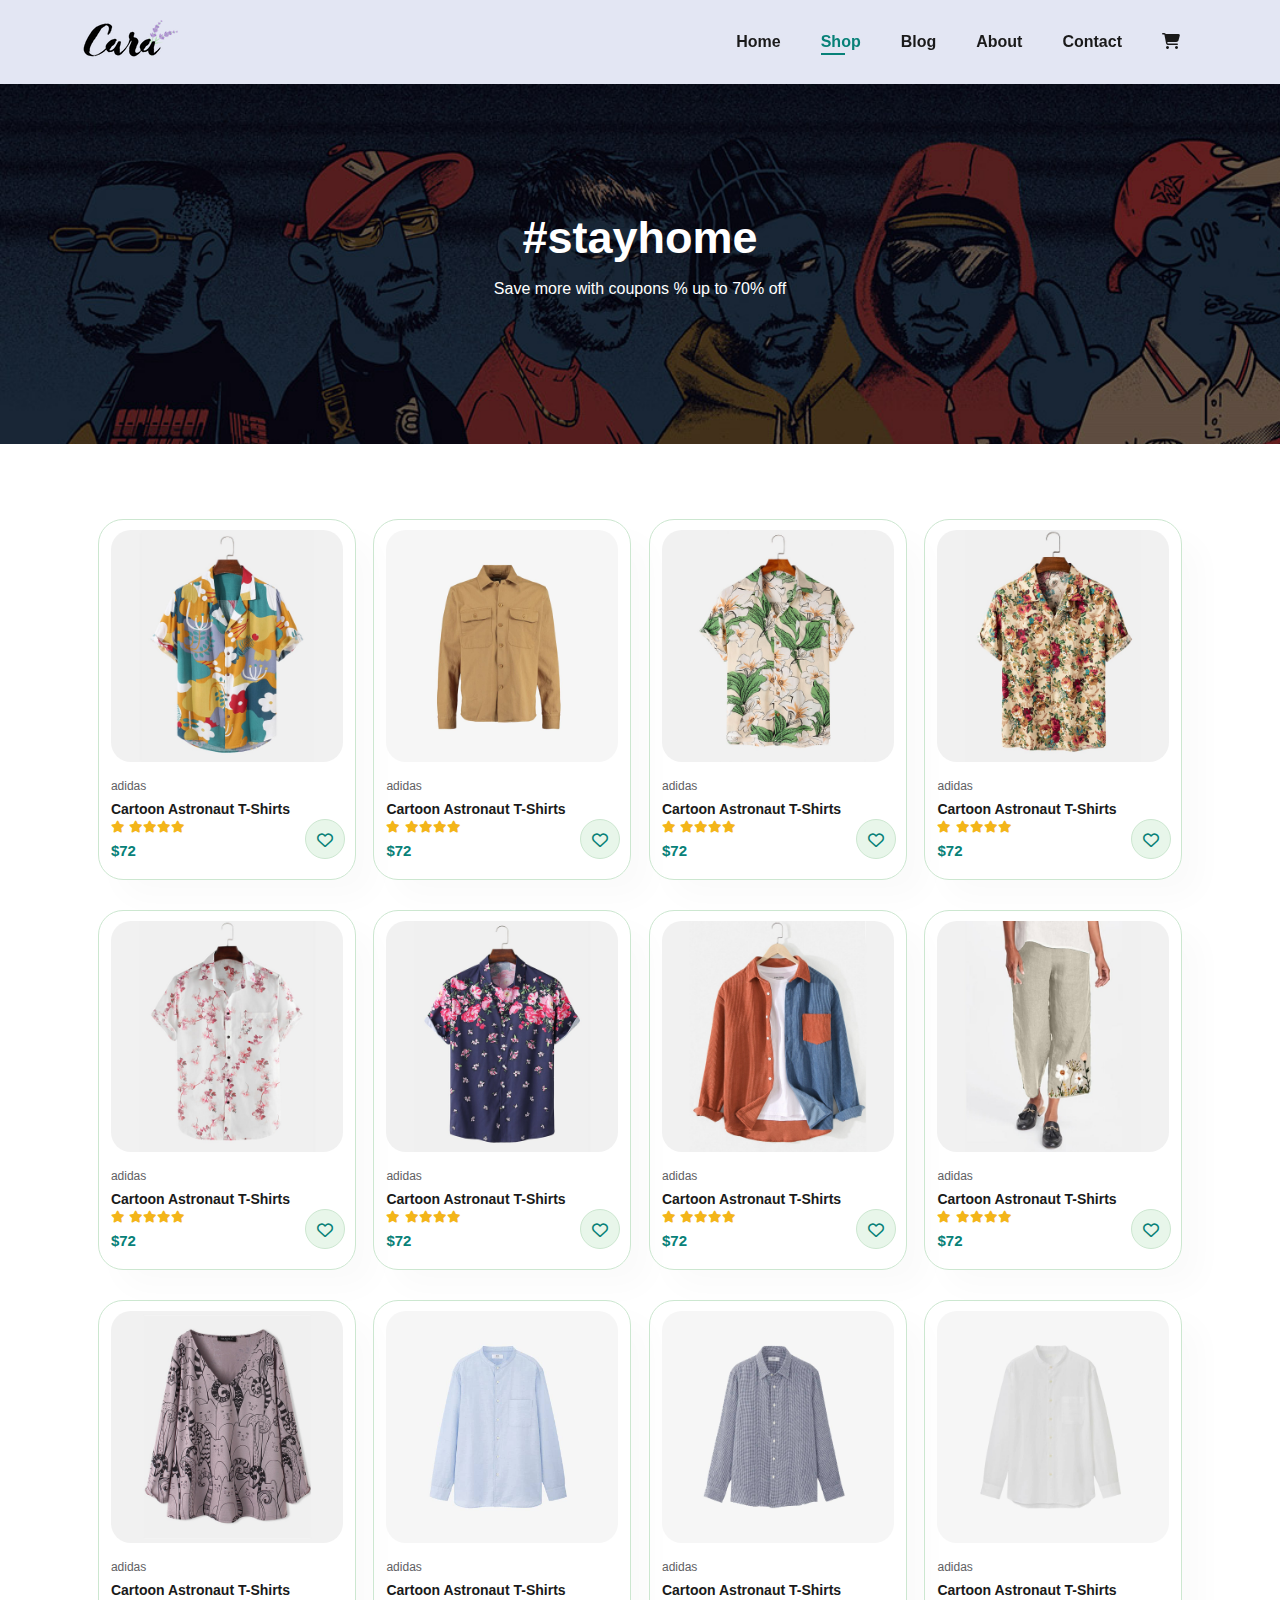
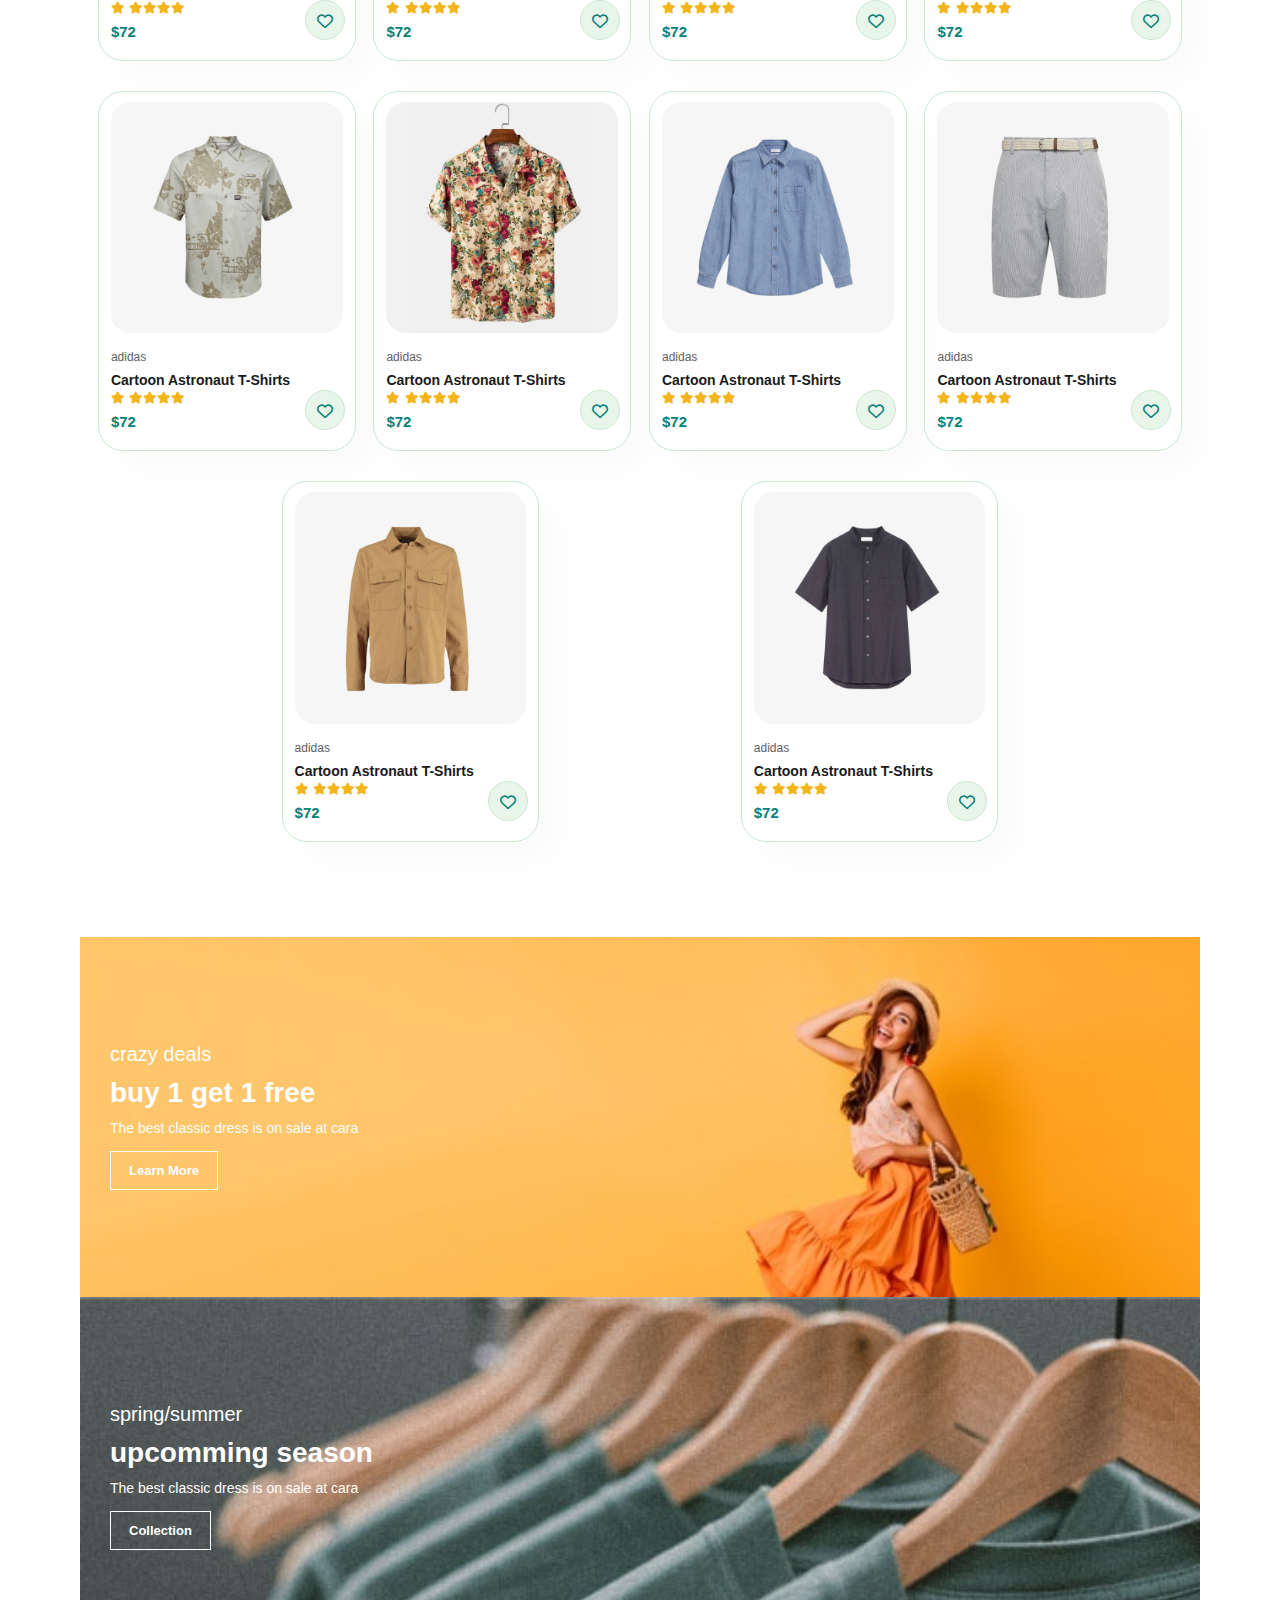
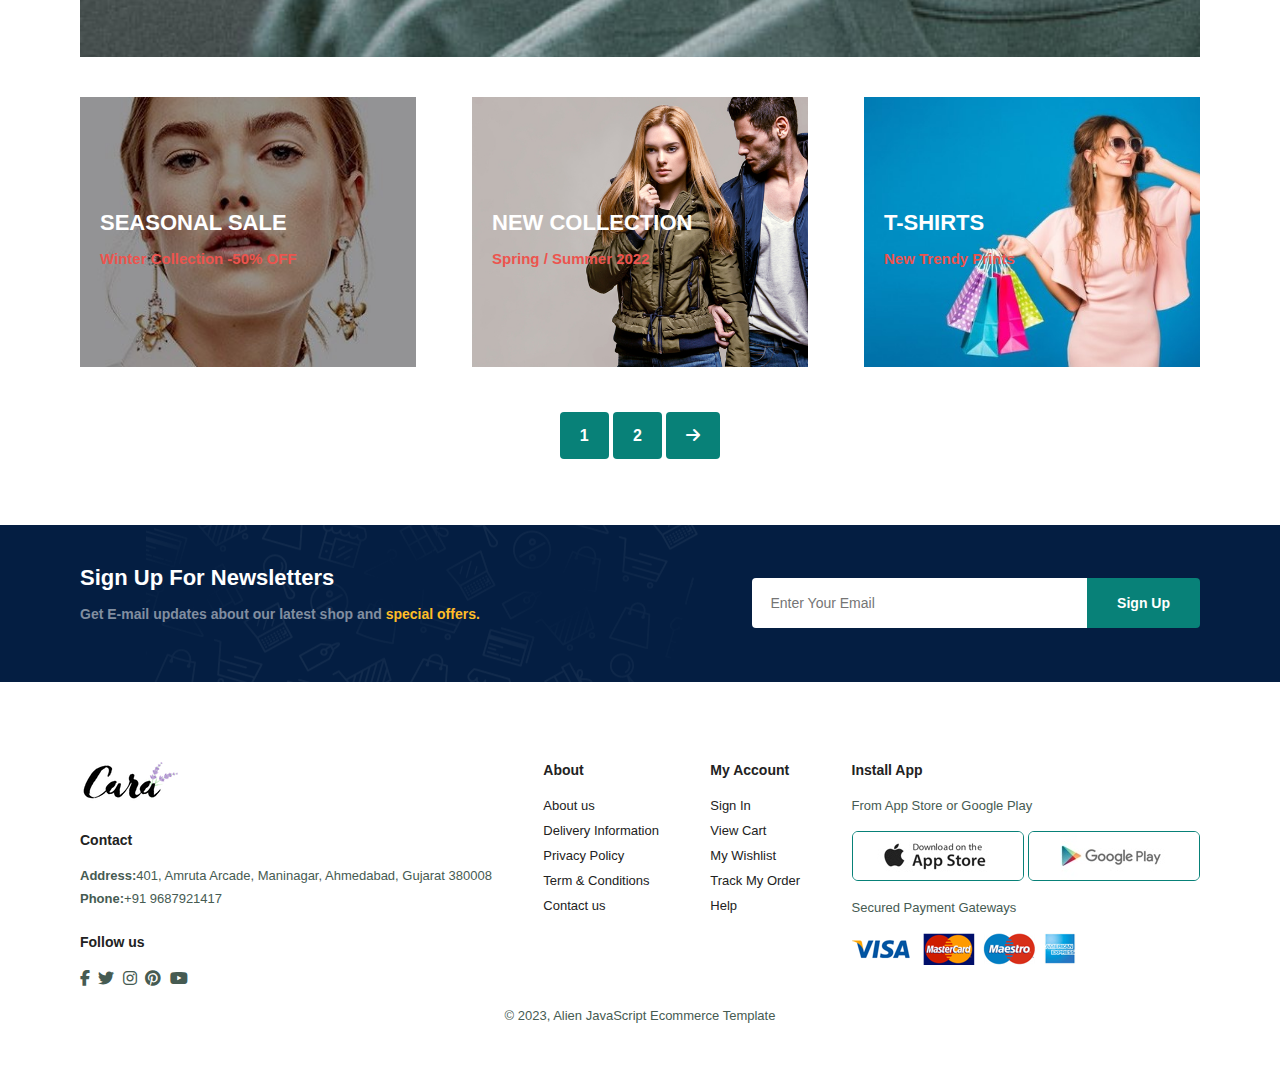
<file: Ecommerce/shop.html>
<!DOCTYPE html>
<html lang="en">

<head>
    <meta charset="UTF-8">
    <meta name="viewport" content="width=device-width, initial-scale=1.0">
    <title>Cara</title>
    <link rel="icon" href="img/C logo.png">
    <link rel="stylesheet" href="https://cdnjs.cloudflare.com/ajax/libs/font-awesome/6.4.2/css/all.min.css">
    <link rel="stylesheet" href="style.css">
</head>

<body>
    <!-- header -->
    <section id="header">
        <a href="#"><img src="img/logo.png" alt="" class="logo"></a>
        <div>
            <ul id="navbar">
                <li> <a href="index.html">Home</a></li>
                <li> <a class="active" href="shop.html">Shop</a></li>
                <li> <a href="blog.html">Blog</a></li>
                <li> <a href="about.html">About</a></li>
                <li> <a href="contact.html">Contact</a></li>
                <li id="mdbag"> <a href="cart.html"><i class="fa-solid fa-cart-shopping"></i></a></li>
                <a href="#" id="close"><i class="fa-solid fa-xmark"></i></a>
            </ul>
        </div>
        <div id="mob">
            <a href="cart.html"><i class="fa-solid fa-cart-shopping"></i></a>
            <i id="bar" class="fas fa-outdent"></i>
        </div>
    </section>
    <!-- main -->
    <section id="page-header">

        <h2>#stayhome</h2>
        <p>Save more with coupons % up to 70% off</p>
    </section>
    <!-- third -->
    <section id="shop" class="section-p1">
        <div class="pro_co" onclick="window.location.href='singlepro.html'">
            <div class="produ">
                <img src="img/products/f1.jpg" alt="">
                <div class="pro_dis">
                    <span>adidas</span>
                    <h5>Cartoon Astronaut T-Shirts</h5>
                    <div class="star"><i class="fa-solid fa-star"></i>
                        <i class="fa-solid fa-star"></i><i class="fa-solid fa-star"></i><i
                            class="fa-solid fa-star"></i><i class="fa-solid fa-star"></i>
                    </div>
                    <h4>$72</h4>
                </div>
                <a href="#"><i class="fa-solid fa-heart one"></i></a>
            </div>
            <div class="produ">
                <img src="img/products/n7.jpg" alt="">
                <div class="pro_dis">
                    <span>adidas</span>
                    <h5>Cartoon Astronaut T-Shirts</h5>
                    <div class="star"><i class="fa-solid fa-star"></i>
                        <i class="fa-solid fa-star"></i><i class="fa-solid fa-star"></i><i
                            class="fa-solid fa-star"></i><i class="fa-solid fa-star"></i>
                    </div>
                    <h4>$72</h4>
                </div>
                <a href="#"><i class="fa-solid fa-heart one"></i></a>
            </div>
            <div class="produ">
                <img src="img/products/f2.jpg" alt="">
                <div class="pro_dis">
                    <span>adidas</span>
                    <h5>Cartoon Astronaut T-Shirts</h5>
                    <div class="star"><i class="fa-solid fa-star"></i>
                        <i class="fa-solid fa-star"></i><i class="fa-solid fa-star"></i><i
                            class="fa-solid fa-star"></i><i class="fa-solid fa-star"></i>
                    </div>
                    <h4>$72</h4>
                </div>
                <a href="#"><i class="fa-solid fa-heart one"></i></a>
            </div>
            <div class="produ">
                <img src="img/products/f3.jpg" alt="">
                <div class="pro_dis">
                    <span>adidas</span>
                    <h5>Cartoon Astronaut T-Shirts</h5>
                    <div class="star"><i class="fa-solid fa-star"></i>
                        <i class="fa-solid fa-star"></i><i class="fa-solid fa-star"></i><i
                            class="fa-solid fa-star"></i><i class="fa-solid fa-star"></i>
                    </div>
                    <h4>$72</h4>
                </div>
                <a href="#"><i class="fa-solid fa-heart one"></i></a>
            </div>
            <div class="produ">
                <img src="img/products/f4.jpg" alt="">
                <div class="pro_dis">
                    <span>adidas</span>
                    <h5>Cartoon Astronaut T-Shirts</h5>
                    <div class="star"><i class="fa-solid fa-star"></i>
                        <i class="fa-solid fa-star"></i><i class="fa-solid fa-star"></i><i
                            class="fa-solid fa-star"></i><i class="fa-solid fa-star"></i>
                    </div>
                    <h4>$72</h4>
                </div>
                <a href="#"><i class="fa-solid fa-heart one"></i></a>
            </div>
            <div class="produ">
                <img src="img/products/f5.jpg" alt="">
                <div class="pro_dis">
                    <span>adidas</span>
                    <h5>Cartoon Astronaut T-Shirts</h5>
                    <div class="star"><i class="fa-solid fa-star"></i>
                        <i class="fa-solid fa-star"></i><i class="fa-solid fa-star"></i><i
                            class="fa-solid fa-star"></i><i class="fa-solid fa-star"></i>
                    </div>
                    <h4>$72</h4>
                </div>
                <a href="#"><i class="fa-solid fa-heart one"></i></a>
            </div>
            <div class="produ">
                <img src="img/products/f6.jpg" alt="">
                <div class="pro_dis">
                    <span>adidas</span>
                    <h5>Cartoon Astronaut T-Shirts</h5>
                    <div class="star"><i class="fa-solid fa-star"></i>
                        <i class="fa-solid fa-star"></i><i class="fa-solid fa-star"></i><i
                            class="fa-solid fa-star"></i><i class="fa-solid fa-star"></i>
                    </div>
                    <h4>$72</h4>
                </div>
                <a href="#"><i class="fa-solid fa-heart one"></i></a>
            </div>
            <div class="produ">
                <img src="img/products/f7.jpg" alt="">
                <div class="pro_dis">
                    <span>adidas</span>
                    <h5>Cartoon Astronaut T-Shirts</h5>
                    <div class="star"><i class="fa-solid fa-star"></i>
                        <i class="fa-solid fa-star"></i><i class="fa-solid fa-star"></i><i
                            class="fa-solid fa-star"></i><i class="fa-solid fa-star"></i>
                    </div>
                    <h4>$72</h4>
                </div>
                <a href="#"><i class="fa-solid fa-heart one"></i></a>
            </div>
            <div class="produ">
                <img src="img/products/f8.jpg" alt="">
                <div class="pro_dis">
                    <span>adidas</span>
                    <h5>Cartoon Astronaut T-Shirts</h5>
                    <div class="star"><i class="fa-solid fa-star"></i>
                        <i class="fa-solid fa-star"></i><i class="fa-solid fa-star"></i><i
                            class="fa-solid fa-star"></i><i class="fa-solid fa-star"></i>
                    </div>
                    <h4>$72</h4>
                </div>
                <a href="#"><i class="fa-solid fa-heart one"></i></a>
            </div>

            <div class="produ">
                <img src="img/products/n1.jpg" alt="">
                <div class="pro_dis">
                    <span>adidas</span>
                    <h5>Cartoon Astronaut T-Shirts</h5>
                    <div class="star"><i class="fa-solid fa-star"></i>
                        <i class="fa-solid fa-star"></i><i class="fa-solid fa-star"></i><i
                            class="fa-solid fa-star"></i><i class="fa-solid fa-star"></i>
                    </div>
                    <h4>$72</h4>
                </div>
                <a href="#"><i class="fa-solid fa-heart one"></i></a>
            </div>
            <div class="produ">
                <img src="img/products/n2.jpg" alt="">
                <div class="pro_dis">
                    <span>adidas</span>
                    <h5>Cartoon Astronaut T-Shirts</h5>
                    <div class="star"><i class="fa-solid fa-star"></i>
                        <i class="fa-solid fa-star"></i><i class="fa-solid fa-star"></i><i
                            class="fa-solid fa-star"></i><i class="fa-solid fa-star"></i>
                    </div>
                    <h4>$72</h4>
                </div>
                <a href="#"><i class="fa-solid fa-heart one"></i></a>
            </div>
            <div class="produ">
                <img src="img/products/n3.jpg" alt="">
                <div class="pro_dis">
                    <span>adidas</span>
                    <h5>Cartoon Astronaut T-Shirts</h5>
                    <div class="star"><i class="fa-solid fa-star"></i>
                        <i class="fa-solid fa-star"></i><i class="fa-solid fa-star"></i><i
                            class="fa-solid fa-star"></i><i class="fa-solid fa-star"></i>
                    </div>
                    <h4>$72</h4>
                </div>
                <a href="#"><i class="fa-solid fa-heart one"></i></a>
            </div>
            <div class="produ">
                <img src="img/products/n4.jpg" alt="">
                <div class="pro_dis">
                    <span>adidas</span>
                    <h5>Cartoon Astronaut T-Shirts</h5>
                    <div class="star"><i class="fa-solid fa-star"></i>
                        <i class="fa-solid fa-star"></i><i class="fa-solid fa-star"></i><i
                            class="fa-solid fa-star"></i><i class="fa-solid fa-star"></i>
                    </div>
                    <h4>$72</h4>
                </div>
                <a href="#"><i class="fa-solid fa-heart one"></i></a>
            </div>
            <div class="produ">
                <img src="img/products/f3.jpg" alt="">
                <div class="pro_dis">
                    <span>adidas</span>
                    <h5>Cartoon Astronaut T-Shirts</h5>
                    <div class="star"><i class="fa-solid fa-star"></i>
                        <i class="fa-solid fa-star"></i><i class="fa-solid fa-star"></i><i
                            class="fa-solid fa-star"></i><i class="fa-solid fa-star"></i>
                    </div>
                    <h4>$72</h4>
                </div>
                <a href="#"><i class="fa-solid fa-heart one"></i></a>
            </div>
            <div class="produ">
                <img src="img/products/n5.jpg" alt="">
                <div class="pro_dis">
                    <span>adidas</span>
                    <h5>Cartoon Astronaut T-Shirts</h5>
                    <div class="star"><i class="fa-solid fa-star"></i>
                        <i class="fa-solid fa-star"></i><i class="fa-solid fa-star"></i><i
                            class="fa-solid fa-star"></i><i class="fa-solid fa-star"></i>
                    </div>
                    <h4>$72</h4>
                </div>
                <a href="#"><i class="fa-solid fa-heart one"></i></a>
            </div>
            <div class="produ">
                <img src="img/products/n6.jpg" alt="">
                <div class="pro_dis">
                    <span>adidas</span>
                    <h5>Cartoon Astronaut T-Shirts</h5>
                    <div class="star"><i class="fa-solid fa-star"></i>
                        <i class="fa-solid fa-star"></i><i class="fa-solid fa-star"></i><i
                            class="fa-solid fa-star"></i><i class="fa-solid fa-star"></i>
                    </div>
                    <h4>$72</h4>
                </div>
                <a href="#"><i class="fa-solid fa-heart one"></i></a>
            </div>
            <div class="produ">
                <img src="img/products/n7.jpg" alt="">
                <div class="pro_dis">
                    <span>adidas</span>
                    <h5>Cartoon Astronaut T-Shirts</h5>
                    <div class="star"><i class="fa-solid fa-star"></i>
                        <i class="fa-solid fa-star"></i><i class="fa-solid fa-star"></i><i
                            class="fa-solid fa-star"></i><i class="fa-solid fa-star"></i>
                    </div>
                    <h4>$72</h4>
                </div>
                <a href="#"><i class="fa-solid fa-heart one"></i></a>
            </div>
            <div class="produ">
                <img src="img/products/n8.jpg" alt="">
                <div class="pro_dis">
                    <span>adidas</span>
                    <h5>Cartoon Astronaut T-Shirts</h5>
                    <div class="star"><i class="fa-solid fa-star"></i>
                        <i class="fa-solid fa-star"></i><i class="fa-solid fa-star"></i><i
                            class="fa-solid fa-star"></i><i class="fa-solid fa-star"></i>
                    </div>
                    <h4>$72</h4>
                </div>
                <a href="#"><i class="fa-solid fa-heart one"></i></a>
            </div>

        </div>
    </section>
    <!-- six -->
    <section id="subshop" class="section-p1">
        <div class="banbox">
            <h4>crazy deals</h4>
            <h2>buy 1 get 1 free</h2>
            <span>The best classic dress is on sale at cara </span>
            <button class="white">Learn More</button>
        </div>
        <div class="banbox box2">
            <h4>spring/summer</h4>
            <h2>upcomming season</h2>
            <span>The best classic dress is on sale at cara </span>
            <button class="white">Collection</button>
        </div>
    </section>
    <!-- seven -->
    <section id="seven">
        <div class="banbox">
            <h2>SEASONAL SALE</h2>
            <h3>Winter Collection -50% OFF</h3>
        </div>
        <div class="banbox banbox2">
            <h2>NEW COLLECTION</h2>
            <h3>Spring / Summer 2022</h3>
        </div>
        <div class="banbox banbox3">
            <h2>T-SHIRTS</h2>
            <h3>New Trendy Prints</h3>
        </div>
    </section>
    
    <section id="pagination" class="section-p1">
        <a href="#">1</a>
        <a href="#">2</a>
        <a href="#"> <i class="fa fa-solid fa-arrow-right "></i></a>
    </section>
    <!-- eight -->
    <section id="eight" class="section-p1 section-m1">
        <div class="e1">
            <h4>Sign Up For Newsletters</h4>
            <p>Get E-mail updates about our latest shop and <span>special offers.</span> </p>
        </div>
        <div class="e2">
            <input type="text" name="" id="" placeholder="Enter Your Email">
            <button class="normal">Sign Up</button>
        </div>
    </section>
    <footer class="section-p1">
        <div class="col">
            <img class="logo" src="img/logo.png" alt="">
            <h4>Contact</h4>
            <p><strong>Address:</strong>401, Amruta Arcade, Maninagar, Ahmedabad, Gujarat 380008</p>
            <p><strong>Phone:</strong>+91 9687921417 </p>
            <div class="follfoot">
                <h4>Follow us</h4>
                <div class="icon">
                    <i class="fa-brands fa-facebook-f"></i>
                    <i class="fa-brands fa-twitter"></i>
                    <i class="fa-brands fa-instagram"></i>
                    <i class="fa-brands fa-pinterest"></i>
                    <i class="fa-brands fa-youtube"></i>
                </div>
            </div>
        </div>
        <div class="col">
            <h4>About </h4>
            <a href="#">About us</a>
            <a href="#">Delivery Information</a>
            <a href="#">Privacy Policy</a>
            <a href="#">Term & Conditions</a>
            <a href="#">Contact us</a>
        </div>
        <div class="col">
            <h4>My Account</h4>
            <a href="#">Sign In</a>
            <a href="#">View Cart</a>
            <a href="#">My Wishlist</a>
            <a href="#">Track My Order</a>
            <a href="#">Help</a>
        </div>
        <div class="col install">
            <h4>Install App</h4>
            <p>From App Store or Google Play</p>
            <div class="row">
                <img src="img/pay/app.jpg" alt="">
                <img src="img/pay/play.jpg" alt="">
            </div>
            <p>Secured Payment Gateways</p>
            <img src="img/pay/pay.png" alt="">
        </div>
        <div class="copyright">
            <p>&copy; 2023, Alien JavaScript Ecommerce Template </p>
        </div>
    </footer>
</body>

</html>
<script src="script.js"></script>
</file>
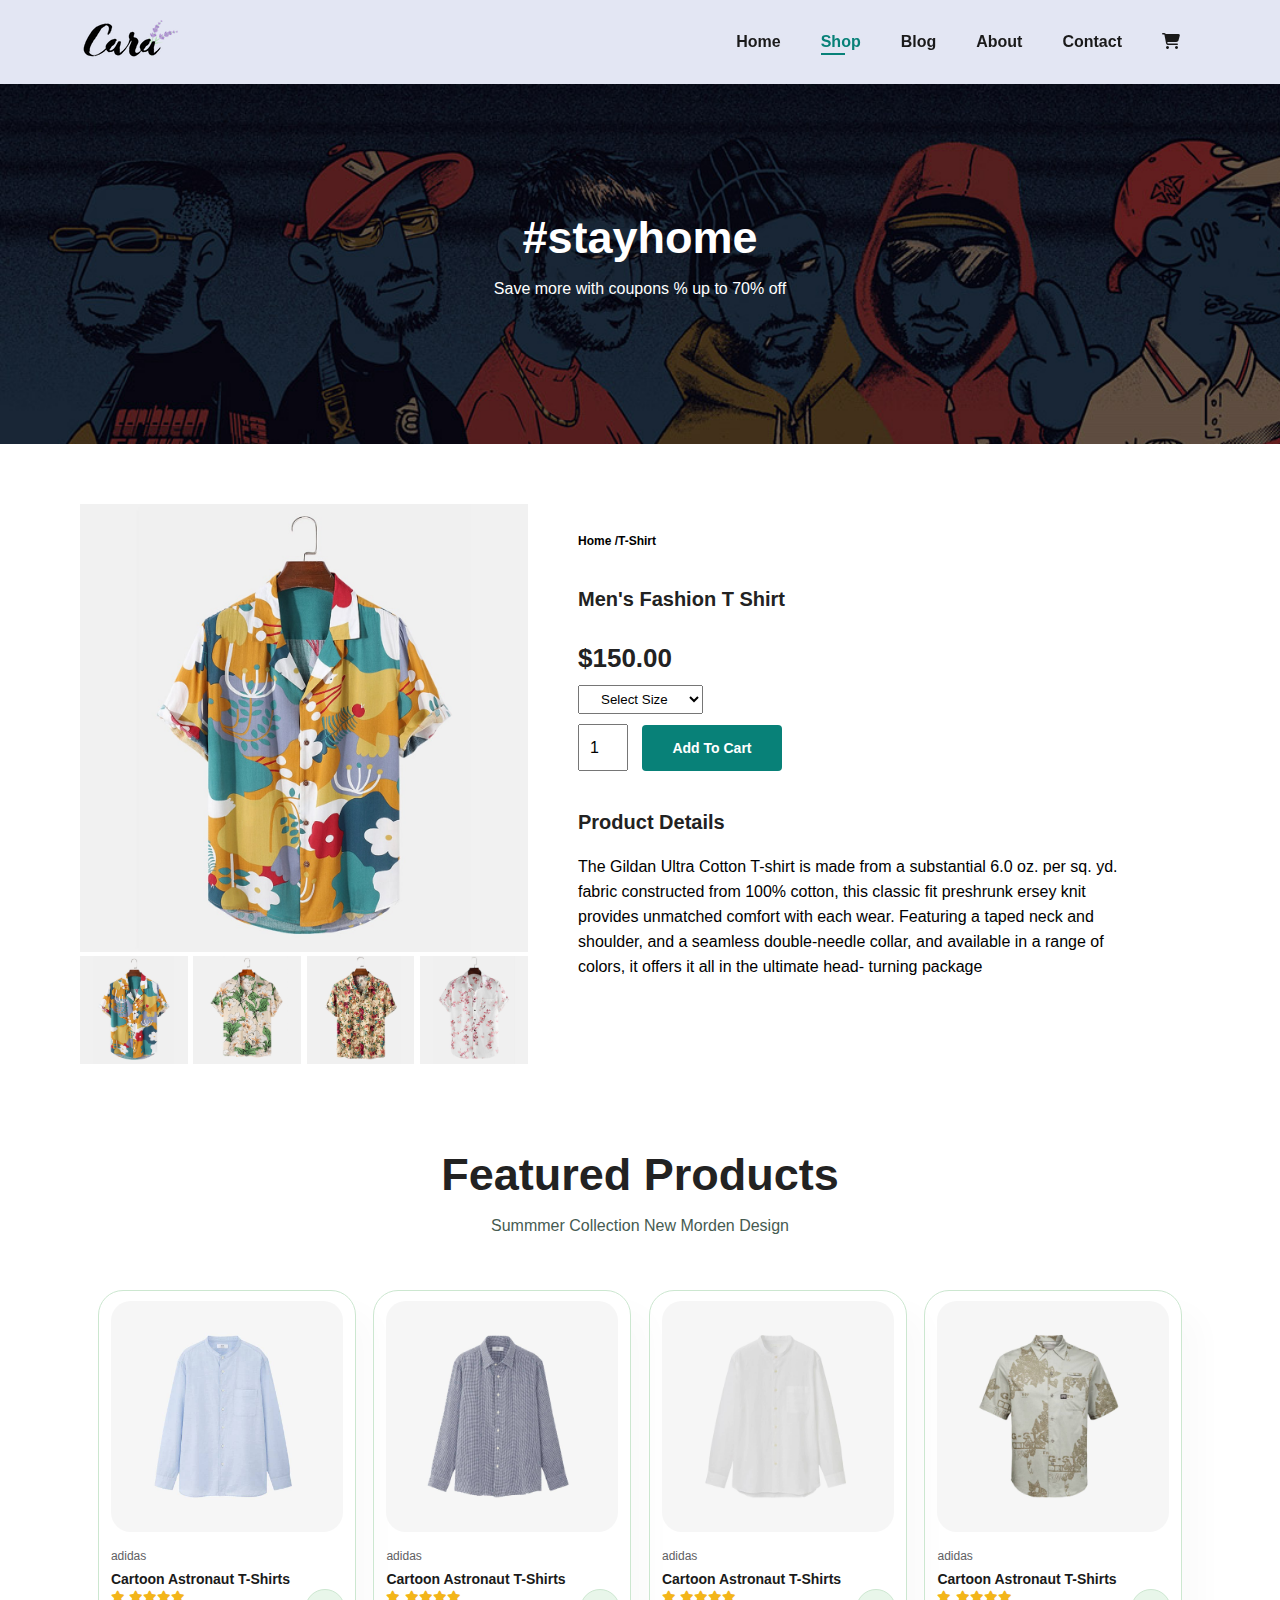
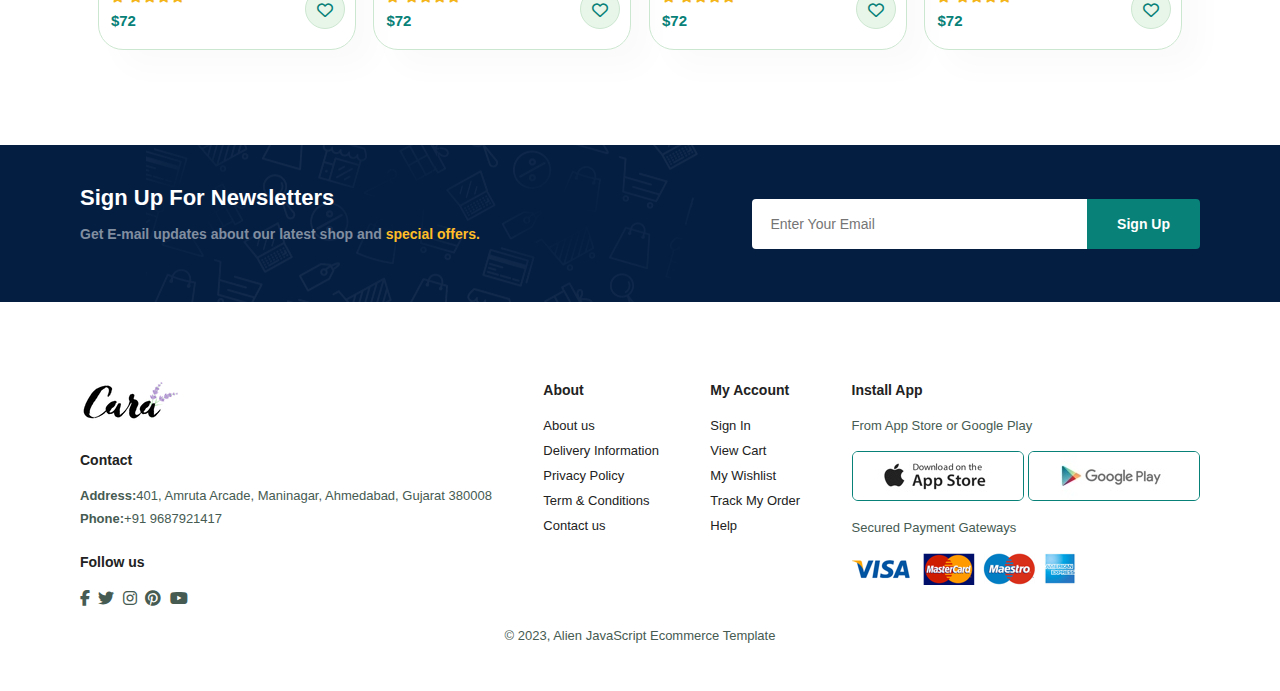
<file: Ecommerce/singlepro.html>
<!DOCTYPE html>
<html lang="en">

<head>
    <meta charset="UTF-8">
    <meta name="viewport" content="width=device-width, initial-scale=1.0">
    <title>Cara</title>
    <link rel="icon" href="img/C logo.png">
    <link rel="stylesheet" href="https://cdnjs.cloudflare.com/ajax/libs/font-awesome/6.4.2/css/all.min.css">
    <link rel="stylesheet" href="style.css">
</head>

<body>
    <!-- header -->
    <section id="header">
        <a href="#"><img src="img/logo.png" alt="" class="logo"></a>
        <div>
            <ul id="navbar">
                <li> <a href="index.html">Home</a></li>
                <li> <a class="active" href="shop.html">Shop</a></li>
                <li> <a href="blog.html">Blog</a></li>
                <li> <a href="about.html">About</a></li>
                <li> <a href="contact.html">Contact</a></li>
                <li id="mdbag"> <a href="cart.html"><i class="fa-solid fa-cart-shopping"></i></a></li>
                <a href="#" id="close"><i class="fa-solid fa-xmark"></i></a>
            </ul>
        </div>
        <div id="mob">
            <a href="cart.html"><i class="fa-solid fa-cart-shopping"></i></a>
            <i id="bar" class="fas fa-outdent"></i>
        </div>
    </section>
    <!-- main -->
    <section id="page-header">

        <h2>#stayhome</h2>
        <p>Save more with coupons % up to 70% off</p>
    </section>
    <section id="prodetail" class="section-p1">
        <div class="singleproimg">
            <img src="img/products/f1.jpg" width="100%" id="MainImg" alt="">
            <div class="small-img-group">
                <div class="small-img-col">
                    <img src="img/products/f1.jpg" width="100%" class="small-img" alt="">
                </div>
                <div class="small-img-col">
                    <img src="img/products/f2.jpg" width="100%" class="small-img" alt="">
                </div>
                <div class="small-img-col">
                    <img src="img/products/f3.jpg" width="100%" class="small-img" alt="">
                </div>
                <div class="small-img-col">
                    <img src="img/products/f4.jpg" width="100%" class="small-img" alt="">
                </div>
            </div>
        </div>
        <div class="single-pro-detail">
            <h6>Home /T-Shirt</h6>
            <h4>Men's Fashion T Shirt</h4>
            <h2>$150.00</h2>
            <select name="" id="">
                <option value="" selected disabled>Select Size </option>
                <option value="">XL</option>
                <option value="">XXL</option>
                <option value="">Small</option>
                <option value="">Large</option>
            </select>
            <input type="number" min="0" value="1">
            <button class="normal">Add To Cart</button>
            <h4>Product Details</h4>
            <span>The Gildan Ultra Cotton T-shirt is made from a substantial 6.0 oz. per sq. yd. fabric constructed from
                100% cotton, this classic fit preshrunk ersey knit provides unmatched comfort with each wear. Featuring
                a taped neck and shoulder, and a seamless double-needle collar, and available in a range of colors, it
                offers it all in the ultimate head- turning package</span>
        </div>
    </section>
    <section id="shop" class="section-p1">
        <h2>Featured Products</h2>
        <p>Summmer Collection New Morden Design</p>
        <div class="pro_co">
            <div class="produ">
                <img src="img/products/n1.jpg" alt="">
                <div class="pro_dis">
                    <span>adidas</span>
                    <h5>Cartoon Astronaut T-Shirts</h5>
                    <div class="star"><i class="fa-solid fa-star"></i>
                        <i class="fa-solid fa-star"></i><i class="fa-solid fa-star"></i><i
                            class="fa-solid fa-star"></i><i class="fa-solid fa-star"></i>
                    </div>
                    <h4>$72</h4>
                </div>
                <a href="#"><i class="fa-solid fa-heart one"></i></a>
            </div>
            <div class="produ">
                <img src="img/products/n2.jpg" alt="">
                <div class="pro_dis">
                    <span>adidas</span>
                    <h5>Cartoon Astronaut T-Shirts</h5>
                    <div class="star"><i class="fa-solid fa-star"></i>
                        <i class="fa-solid fa-star"></i><i class="fa-solid fa-star"></i><i
                            class="fa-solid fa-star"></i><i class="fa-solid fa-star"></i>
                    </div>
                    <h4>$72</h4>
                </div>
                <a href="#"><i class="fa-solid fa-heart one"></i></a>
            </div>
            <div class="produ">
                <img src="img/products/n3.jpg" alt="">
                <div class="pro_dis">
                    <span>adidas</span>
                    <h5>Cartoon Astronaut T-Shirts</h5>
                    <div class="star"><i class="fa-solid fa-star"></i>
                        <i class="fa-solid fa-star"></i><i class="fa-solid fa-star"></i><i
                            class="fa-solid fa-star"></i><i class="fa-solid fa-star"></i>
                    </div>
                    <h4>$72</h4>
                </div>
                <a href="#"><i class="fa-solid fa-heart one"></i></a>
            </div>
            <div class="produ">
                <img src="img/products/n4.jpg" alt="">
                <div class="pro_dis">
                    <span>adidas</span>
                    <h5>Cartoon Astronaut T-Shirts</h5>
                    <div class="star"><i class="fa-solid fa-star"></i>
                        <i class="fa-solid fa-star"></i><i class="fa-solid fa-star"></i><i
                            class="fa-solid fa-star"></i><i class="fa-solid fa-star"></i>
                    </div>
                    <h4>$72</h4>
                </div>
                <a href="#"><i class="fa-solid fa-heart one"></i></a>
            </div>
        </div>
    </section>
    <!-- eight -->
    <section id="eight" class="section-p1 section-m1">
        <div class="e1">
            <h4>Sign Up For Newsletters</h4>
            <p>Get E-mail updates about our latest shop and <span>special offers.</span> </p>
        </div>
        <div class="e2">
            <input type="text" name="" id="" placeholder="Enter Your Email">
            <button class="normal">Sign Up</button>
        </div>
    </section>
    <footer class="section-p1">
        <div class="col">
            <img class="logo" src="img/logo.png" alt="">
            <h4>Contact</h4>
            <p><strong>Address:</strong>401, Amruta Arcade, Maninagar, Ahmedabad, Gujarat 380008</p>
            <p><strong>Phone:</strong>+91 9687921417 </p>
            <div class="follfoot">
                <h4>Follow us</h4>
                <div class="icon">
                    <i class="fa-brands fa-facebook-f"></i>
                    <i class="fa-brands fa-twitter"></i>
                    <i class="fa-brands fa-instagram"></i>
                    <i class="fa-brands fa-pinterest"></i>
                    <i class="fa-brands fa-youtube"></i>
                </div>
            </div>
        </div>
        <div class="col">
            <h4>About </h4>
            <a href="#">About us</a>
            <a href="#">Delivery Information</a>
            <a href="#">Privacy Policy</a>
            <a href="#">Term & Conditions</a>
            <a href="#">Contact us</a>
        </div>
        <div class="col">
            <h4>My Account</h4>
            <a href="#">Sign In</a>
            <a href="#">View Cart</a>
            <a href="#">My Wishlist</a>
            <a href="#">Track My Order</a>
            <a href="#">Help</a>
        </div>
        <div class="col install">
            <h4>Install App</h4>
            <p>From App Store or Google Play</p>
            <div class="row">
                <img src="img/pay/app.jpg" alt="">
                <img src="img/pay/play.jpg" alt="">
            </div>
            <p>Secured Payment Gateways</p>
            <img src="img/pay/pay.png" alt="">
        </div>
        <div class="copyright">
            <p>&copy; 2023, Alien JavaScript Ecommerce Template </p>
        </div>
    </footer>

    <script>
        var MainImg = document.getElementById("MainImg");
        var smallimg = document.getElementsByClassName("small-img");

        smallimg[0].onclick = function () {
            MainImg.src = smallimg[0].src;
        }
        smallimg[1].onclick = function () {
            MainImg.src = smallimg[1].src;
        }
        smallimg[2].onclick = function () {
            MainImg.src = smallimg[2].src;
        }
        smallimg[3].onclick = function () {
            MainImg.src = smallimg[3].src;
        }
    </script>
</body>

</html>
<script src="script.js"></script>
</file>
<file: Ecommerce/style.css>
@import url("https://fonts.googleapis.com/css2?family=Playpen+Sans:wght@500&family=Sometype+Mono&display=swap");

* {
  margin: 0;
  padding: 0;
  box-sizing: border-box;
  font-family: "Trebuchet MS", "Lucida Sans Unicode", "Lucida Grande",
    "Lucida Sans", Arial, sans-serif;
}

h1 {
  font-size: 50px;
  line-height: 64px;
  color: #222;
}

h2 {
  font-size: 45px;
  line-height: 54px;
  color: #222;
}

h4 {
  font-size: 20px;
  color: #222;
}

h6 {
  font-weight: 700;
  font-size: 12px;
}

p {
  font-size: 16px;
  color: #465b52;
  margin: 15px 0 20px 0;
}

.section-p1 {
  padding: 40px 80px;
}

.section-m1 {
  margin: 40px 0;
}

button.normal {
  font-size: 14px;
  font-weight: 600;
  padding: 15px 30px;
  color: #000;
  background-color: #fff;
  border-radius: 4px;
  cursor: pointer;
  border: none;
  outline: none;
  transition: 0.2s;
}

button.white {
  font-size: 13px;
  font-weight: 600;
  padding: 11px 18px;
  color: #fff;
  background-color: transparent;
  cursor: pointer;
  border: 1px solid #fff;
  outline: none;
  transition: 0.2s;
}

body {
  width: 100%;
}

/* =------------------------------------HOME Page Css ------------------------------*/
/*--------------------------------------------------- HEADER START */
#header {
  display: flex;
  align-items: center;
  justify-content: space-between;
  padding: 20px 80px;
  background: #e3e6f3;
  box-shadow: 0 5px 15px rgba(0, 0, 0, 0.06);
  z-index: 999;
  position: sticky;
  top: 0;
}

#navbar {
  display: flex;
  align-items: center;
  justify-content: center;
}

#navbar li {
  list-style: none;
  padding: 0 20px;
  position: relative;
}

#navbar li a {
  text-decoration: none;
  font-size: 16px;
  font-weight: 600;
  color: #1a1a1a;
  transition: 0.3s ease;
}

#navbar li a:hover,
#navbar li a.active {
  color: #088178;
}

#navbar li a.active::after,
#navbar li a:hover::after {
  content: "";
  width: 30%;
  height: 2px;
  position: absolute;
  bottom: -4px;
  left: 20px;
  background: #088178;
}

#mob {
  display: none;
  align-items: center;
}

#close {
  display: none;
}

/* ---------------------------------------------MAIN START */
#main {
  background-image: url(img/main.png);
  height: 90vh;
  width: 100%;
  background-size: cover;
  background-position: top 25% right 0;
  padding: 0 80px;
  display: flex;
  flex-direction: column;
  align-items: flex-start;
  justify-content: center;
}

#main h4 {
  padding-bottom: 15px;
}

#main h1 {
  color: #088178;
}

#main button {
  background-image: url(img/button.png);
  background-color: transparent;
  color: #088178;
  border: 0;
  padding: 14px 80px 14px 65px;
  background-repeat: no-repeat;
  cursor: pointer;
  font-weight: 700;
  font-size: 15px;
}

#second {
  display: flex;
  align-items: center;
  justify-content: space-between;
  flex-wrap: wrap;
}

#second .box1 {
  width: 180px;
  text-align: center;
  padding: 25px 15px;
  box-shadow: 20px 20px 34px rgba(0, 0, 0, 0.03);
  border: 1px solid #cce7d0;
  border-radius: 4px;
  margin: 15px 0;
}

#second .box1:hover {
  box-shadow: 10px 10px 54px rgba(70, 62, 221, 0.1);
}

#second .box1 img {
  width: 100%;
  margin-bottom: 10px;
}

#second .box1 h6 {
  display: inline-block;
  padding: 9px 8px 6px 8px;
  line-height: 1;
  border-radius: 4px;
  color: #088178;
  background-color: #fddde4;
}

#second .box1:nth-child(2) h6 {
  background-color: #cdebbc;
}

#second .box1:nth-child(3) h6 {
  background-color: #d1e8f2;
}

#second .box1:nth-child(4) h6 {
  background-color: #cdd4f8;
}

#second .box1:nth-child(5) h6 {
  background-color: #f6dbf6;
}

#second .box1:nth-child(6) h6 {
  background-color: #fff2e6;
}

#shop {
  text-align: center;
}

#shop .pro_co {
  display: flex;
  justify-content: space-evenly;
  padding-top: 20px;
  flex-wrap: wrap;
}

#shop .produ {
  width: 23%;
  min-width: 250px;
  padding: 10px 12px;
  border: 1px solid #cce7d0;
  border-radius: 25px;
  cursor: pointer;
  box-shadow: 20px 20px 30px rgba(0, 0, 0, 0.02);
  margin: 15px 0;
  transition: 0.2s ease;
  position: relative;
}

#shop .produ:hover {
  box-shadow: 20px 20px 30px rgba(0, 0, 0, 0.06);
}

#shop .produ img {
  width: 100%;
  border-radius: 20px;
}

#shop .produ .pro_dis {
  text-align: start;
  padding: 10px 0;
}

#shop .produ .pro_dis span {
  color: #606063;
  font-size: 12px;
}

#shop .produ .pro_dis h5 {
  padding-top: 7px;
  color: #1a1a1a;
  font-size: 14px;
}

#shop .produ .pro_dis i {
  font-size: 12px;
  color: rgb(243, 181, 25);
}

#shop .produ .pro_dis h4 {
  padding-top: 7px;
  font-size: 15px;
  font-weight: 700;
  color: #088178;
}

#shop .produ .one {
  width: 40px;
  height: 40px;
  line-height: 40px;
  border-radius: 50px;
  background-color: #e8f6ea;
  font-weight: 500;
  color: #088178;
  border: 1px solid #cce7d0;
  position: absolute;
  bottom: 20px;
  right: 10px;
}

#four {
  display: flex;
  flex-direction: column;
  align-items: center;
  justify-content: center;
  text-align: center;
  background-image: url(img/banner/b2.jpg);
  width: 100%;
  height: 40vh;
  background-size: cover;
  background-position: center;
}

#four h4 {
  color: #fff;
  font-size: 16px;
}

#four h2 {
  color: #fff;
  font-size: 30px;
  padding: 10px 0;
}

#four h2 span {
  color: #ef3636;
}

#four button:hover {
  background: #088178;
  color: #fff;
}

#subshop {
  width: 100%;
  display: flex;
  justify-content: center;
  flex-wrap: wrap;
}

#subshop .banbox {
  display: flex;
  flex-direction: column;
  align-items: flex-start;
  justify-content: center;
  background-image: url(img/banner/b17.jpg);
  min-width: 100%;
  height: 40vh;
  background-size: cover;
  background-position: initial;
  padding: 30px;
}

#subshop .box2 {
  background-image: url(img/banner/b10.jpg);
}

#subshop h4 {
  color: #fff;
  font-size: 20px;
  font-weight: 300;
}

#subshop h2 {
  color: #fff;
  font-size: 28px;
  font-weight: 800;
}

#subshop span {
  color: #fff;
  font-size: 14px;
  font-weight: 500;
  padding-bottom: 15px;
}

#subshop .banbox:hover button {
  background: #088178;
  border: 1px solid #088178;
}

#seven {
  display: flex;
  justify-content: space-between;
  flex-wrap: wrap;
  padding: 0 80px;
}

#seven .banbox {
  display: flex;
  flex-direction: column;
  align-items: flex-start;
  justify-content: center;
  background-image: url(img/banner/b7.jpg);
  min-width: 30%;
  height: 30vh;
  background-size: cover;
  background-position: center;
  padding: 20px;
  margin-bottom: 20px;
}

#seven .banbox2 {
  background-image: url(img/banner/b4.jpg);
}

#seven .banbox3 {
  background-image: url(img/banner/b18.jpg);
}

#seven h2 {
  color: #fff;
  font-weight: 900;
  font-size: 22px;
}

#seven h3 {
  color: #ec544e;
  font-weight: 800;
  font-size: 15px;
}

#eight {
  display: flex;
  justify-content: space-between;
  align-items: center;
  flex-wrap: wrap;
  background-image: url(img/banner/b14.png);
  background-repeat: no-repeat;
  background-position: 20% 30%;
  background-color: #041e42;
}

#eight h4 {
  font-size: 22px;
  font-weight: 700;
  color: #fff;
}

#eight p {
  font-size: 14px;
  font-weight: 600;
  color: #818ea0;
}

#eight p span {
  color: #ffbd27;
}

#eight .e2 {
  display: flex;
  width: 40%;
}

#eight input {
  height: 3.125rem;
  padding: 0 1.25em;
  font-size: 14px;
  width: 100%;
  border: 1px solid transparent;
  border-radius: 4px;
  outline: none;
  border-top-right-radius: 0;
  border-bottom-right-radius: 0;
}

#eight button {
  background-color: #088178;
  color: #fff;
  white-space: nowrap;
  border-top-left-radius: 0;
  border-bottom-left-radius: 0;
}

footer {
  display: flex;
  flex-wrap: wrap;
  justify-content: space-between;
}

footer .col {
  display: flex;
  flex-direction: column;
  align-items: flex-start;
  margin-bottom: 20px;
}

footer .logo {
  margin-bottom: 30px;
}

footer h4 {
  font-size: 14px;
  padding-bottom: 20px;
}

footer p {
  font-size: 13px;
  margin: 0 0 8px 0;
}

footer a {
  font-size: 13px;
  text-decoration: none;
  color: #222;
  margin-bottom: 10px;
}

footer .follfoot {
  margin-top: 20px;
}

footer .follfoot i {
  color: #465b52;
  padding-right: 4px;
  cursor: pointer;
}

footer .install .row img {
  border: 1px solid #088178;
  border-radius: 6px;
}

footer .install img {
  margin: 10px 0 15px 0;
}

footer .follfoot i:hover,
footer a:hover {
  color: #088178;
}

footer .copyright {
  width: 100%;
  text-align: center;
}

/* ----------------------------------------------SHOP Page CSS--------------------------- */

#page-header {
  background-image: url(img/banner/b1.jpg);
  height: 40vh;
  width: 100%;
  background-size: cover;
  display: flex;
  justify-content: center;
  text-align: center;
  flex-direction: column;
  padding: 14px;
}

#page-header p,
#page-header h2 {
  color: #fff;
}

#pagination {
  text-align: center;
}

#pagination a {
  text-decoration: none;
  background-color: #088178;
  padding: 15px 20px;
  border-radius: 4px;
  color: #fff;
  font-weight: 600;
}

#pagination a i {
  font-size: 16px;
  font-weight: 600;
}

/* -------------------------------------Single Product Page -------------------------- */
#prodetail {
  display: flex;
  margin-top: 20px;
}

#prodetail .singleproimg {
  width: 40%;
  margin-right: 50px;
}

.small-img-group {
  display: flex;
  justify-content: space-between;
}

.small-img-col {
  flex-basis: 24%;
  cursor: pointer;
}

#prodetail .single-pro-detail {
  width: 50%;
  padding-top: 30px;
}

#prodetail .single-pro-detail h4 {
  padding: 40px 0 20px 0;
}

#prodetail .single-pro-detail h2 {
  font-size: 26px;
}

#prodetail .single-pro-detail select {
  display: block;
  padding: 5px 18px;
  margin-bottom: 10px;
}

#prodetail .single-pro-detail input {
  width: 50px;
  height: 47px;
  padding-left: 10px;
  font-size: 16px;
  margin-right: 10px;
}

#prodetail .single-pro-detail button {
  background-color: #088178;
  color: #fff;
}

#prodetail .single-pro-detail input:focus {
  outline: none;
}

#prodetail .single-pro-detail span {
  line-height: 25px;
}

/* --------------------------------------------BLOG Page CSS------------------------------ */
#page-header.blog-header {
  background-image: url(img/banner/b19.jpg);
}

#blog {
  padding: 150px 150px 0 150px;
}

#blog .blog-box {
  display: flex;
  align-items: center;
  width: 100%;
  position: relative;
  padding-bottom: 90px;
}

#blog .blog-img {
  width: 50%;
  margin-right: 40px;
}

#blog img {
  width: 100%;
  height: 300px;
  object-fit: cover;
}

#blog .blog-detalis {
  width: 50%;
}

#blog .blog-detalis a {
  text-decoration: none;
  font-size: 11px;
  color: #000;
  font-weight: 700;
  position: relative;
  transition: 0.3s;
}

#blog .blog-detalis a::after {
  content: "";
  width: 50px;
  height: 1px;
  background-color: #000;
  position: absolute;
  top: 4px;
  right: -60px;
}

#blog .blog-detalis a:hover {
  color: #088178;
}

#blog .blog-detalis a:hover::after {
  background-color: #088178;
}

#blog .blog-box h1 {
  position: absolute;
  top: -40px;
  left: 0;
  font-size: 70px;
  font-weight: 700;
  color: #c9cbce;
  z-index: -9;
}
/* ---------------------------------------About Page Css------------------------ */
#page-header.about-header {
  background-image: url(img/about/banner.png);
}

#about-head {
  display: flex;
  align-items: center;
}

#about-head img {
  width: 50%;
  height: auto;
}

#about-head div {
  padding-left: 40px;
}

#about-app {
  text-align: center;
}

#about-app .video {
  width: 70%;
  height: 100%;
  margin: 30px auto 0 auto;
}

#about-app .video video {
  width: 100%;
  height: 100%;
  border-radius: 20px;
}
/* --------------------------Contact Page CSS -------------------------------------------*/
#contact-details {
  display: flex;
  align-items: center;
  justify-content: space-between;
}
#contact-details .details {
  width: 40%;
}
#contact-details .details span,
#form-details form span {
  font-size: 12px;
}
#contact-details .details h2,
#form-details form h2 {
  font-size: 26px;
  line-height: 35px;
  padding: 20px 0;
}
#contact-details .details h3 {
  font-size: 16px;
  padding-bottom: 15px;
}
#contact-details .details li {
  list-style: none;
  display: flex;
  padding: 10px 0;
}
#contact-details .details li i {
  font-size: 14px;
  padding-right: 22px;
}
#contact-details .details li p {
  margin: 0;
  font-size: 14px;
}
#contact-details .map {
  width: 55%;
  height: 400px;
}
#contact-details .map iframe {
  width: 100%;
  height: 100%;
}
#form-details {
  display: flex;
  justify-content: space-between;
  margin: 30px;
  padding: 80px;
  border: 1px solid #e1e1e1;
}
#form-details form {
  width: 65%;
  display: flex;
  flex-direction: column;
  align-items: flex-start;
}
#form-details form input,
#form-details form textarea {
  width: 100%;
  padding: 12px 15px;
  outline: none;
  margin-bottom: 20px;
  border: 1px solid #e1e1e1;
}
#form-details form button {
  background-color: #088178;
  color: #fff;
}
#form-details .people div {
  padding-bottom: 25px;
  display: flex;
  align-items: flex-start;
}
#form-details .people div img {
  width: 65px;
  height: 65px;
  object-fit: cover;
  margin-right: 15px;
}
#form-details .people div p {
  margin: 0;
  font-size: 13px;
  line-height: 25px;
}
#form-details .people div p span {
  display: block;
  font-size: 16px;
  font-weight: 600;
  color: #000;
}
/* ---------------------------------------Cart Page------------------------------ */
#cart {
  overflow-x: auto;
}
#cart table {
  width: 100%;
  border-collapse: collapse;
  table-layout: fixed;
  white-space: nowrap;
}
#cart table img {
  width: 70px;
}
#cart table td:nth-child(1) {
  width: 100px;
  text-align: center;
}
#cart table td:nth-child(2) {
  width: 150px;
  text-align: center;
}
#cart table td:nth-child(3) {
  width: 250px;
  text-align: center;
}
#cart table td:nth-child(4),
#cart table td:nth-child(5),
#cart table td:nth-child(6) {
  width: 150px;
  text-align: center;
}
#cart table td:nth-child(5) input {
  width: 70px;
  padding: 10px 5px 10px 15px;
}
#cart table thead {
  border: 1px solid #e2e9e1;
  border-left: none;
  border-right: none;
}
#cart table thead td {
  font-weight: 700;
  text-transform: uppercase;
  font-size: 13px;
  padding: 18px 0;
}
#cart table tbody tr td {
  padding-top: 15px;
}
#cart table tbody td {
  font-size: 13px;
}
#cart-add {
  display: flex;
  flex-wrap: wrap;
  justify-content: space-between;
}
#coupon {
  width: 50%;
  margin-bottom: 30px;
}
#coupon h3,
#subtotal h3 {
  padding-bottom: 15px;
}
#coupon input {
  padding: 10px 20px;
  outline: none;
  width: 60%;
  margin-right: 10px;
  border: 1px solid #e2e9e1;
}
#coupon button,
#subtotal button {
  background-color: #088178;
  color: #fff;
  padding: 12px 20px;
}
#subtotal {
  width: 50%;
  margin-bottom: 30px;
  border: 1px solid #e2e9e1;
  padding: 30px;
}
#subtotal table {
  border-collapse: collapse;
  width: 100%;
  margin-bottom: 20px;
}
#subtotal table td {
  width: 50%;
  border: 1px solid #e2e9e1;
  padding: 10px;
  font-size: 13px;
}
/*--------------------------------------------- Media Screen For Tab------------  */
@media (max-width: 799px) {
  .section-p1 {
    padding: 40px 40px;
  }

  #navbar {
    display: flex;
    flex-direction: column;
    align-items: flex-start;
    justify-content: flex-start;
    position: fixed;
    top: 0;
    right: -300px;
    height: 100vh;
    width: 250px;
    background-color: #e3e6f3;
    box-shadow: 0 40px 60px rgba(0, 0, 0, 0.1);
    padding: 80px 0 0 10px;
    transition: 0.3s;
  }

  #navbar.active {
    right: 0px;
  }

  #navbar li {
    margin-bottom: 25px;
  }

  #mob {
    display: flex;
    align-items: center;
  }

  #mob i {
    color: #1a1a1a;
    font-size: 24px;
    padding-left: 20px;
  }

  #close {
    display: initial;
    position: absolute;
    top: 30px;
    left: 30px;
    color: #222;
    font-size: 24px;
  }

  #mdbag {
    display: none;
  }

  #main {
    height: 90vh;
    padding: 0 80px;
    background-position: top 30% right 30%;
  }

  #second {
    justify-content: center;
  }

  #second .box1 {
    margin: 15px 15px;
  }

  #shop .pro_co {
    justify-content: center;
  }

  #shop .produ {
    margin: 15px;
  }

  #four {
    height: 25vh;
  }

  #subshop .banbox {
    min-width: 100%;
    height: 30vh;
    margin-bottom: 10px;
  }

  #seven {
    padding: 0 40px;
  }

  #seven .banbox {
    width: 28%;
  }

  #eight .e1 {
    width: 100%;
  }

  #eight h4,
  p {
    text-align: center;
  }

  #eight .e2 {
    width: 100%;
  }
  /* -------------------------Contact Page------------------------- */
  #form-details {
    padding: 40px;
  }
  #form-details form {
    width: 50%;
  }
}

/* --------------------------Media Screen For Mobile------------------------------ */
@media (max-width: 477px) {
  .section-p1 {
    padding: 20px;
  }

  #header {
    padding: 10px 30px;
  }

  h1 {
    font-size: 40px;
  }

  h2 {
    font-size: 28px;
  }

  #main {
    padding: 0 20px;
    background-position: 65%;
  }

  #second {
    justify-content: center;
  }

  #second .box1 {
    width: 155px;
    margin: 0 0 15px 0;
  }

  #shop .produ {
    width: 100%;
  }

  #four {
    height: 40vh;
  }

  #subshop .banbox {
    height: 40vh;
    margin-bottom: 10px;
  }

  #seven {
    padding: 0 20px;
  }

  #seven .banbox {
    width: 100%;
  }

  #eight h4,
  p {
    text-align: left;
  }

  footer p {
    font-size: 15px;
    margin: 0 0 8px 0;
  }

  /* ------------------------------Single Product  ---------------------------*/
  #prodetail {
    display: flex;
    flex-direction: column;
  }

  #prodetail .singleproimg {
    width: 100%;
    margin-right: 0px;
  }

  #prodetail .single-pro-detail {
    width: 100%;
  }

  /* ----------------------------Blog Mobile Media------------------------------ */

  #blog {
    padding: 100px 20px 0 20px;
  }

  #blog .blog-box {
    display: flex;
    flex-direction: column;
    align-items: flex-start;
  }

  #blog .blog-img {
    width: 100%;
    margin-right: 0px;
    margin-bottom: 30px;
  }

  #blog .blog-detalis {
    width: 100%;
  }

  /* -------------------------------------------ABOUT Page Media--------- */
  #about-head {
    display: flex;
    flex-direction: column;
  }

  #about-head img {
    width: 100%;
    margin-bottom: 20px;
  }

  #about-head div {
    padding-left: 0px;
  }

  #about-app .video {
    width: 100%;
  }
  /* ---------------------Contact Page---------------------- */
  #contact-details {
    flex-direction: column;
  }
  #contact-details .details {
    width: 100%;
    margin-bottom: 30px;
  }
  #contact-details .map {
    width: 100%;
  }
  #form-details {
    margin: 30px;
    padding: 30px 10px;
    flex-wrap: wrap;
  }
  #form-details form {
    width: 100%;
    margin-bottom: 30px;
  }
  /* --------------------------------------Cart Page ---------------------*/
  #cart-add {
    flex-direction: column;
  }
  #coupon {
    width: 100%;
  }
  #subtotal {
    width: 100%;
    padding: 20px;
  }
}
</file>
